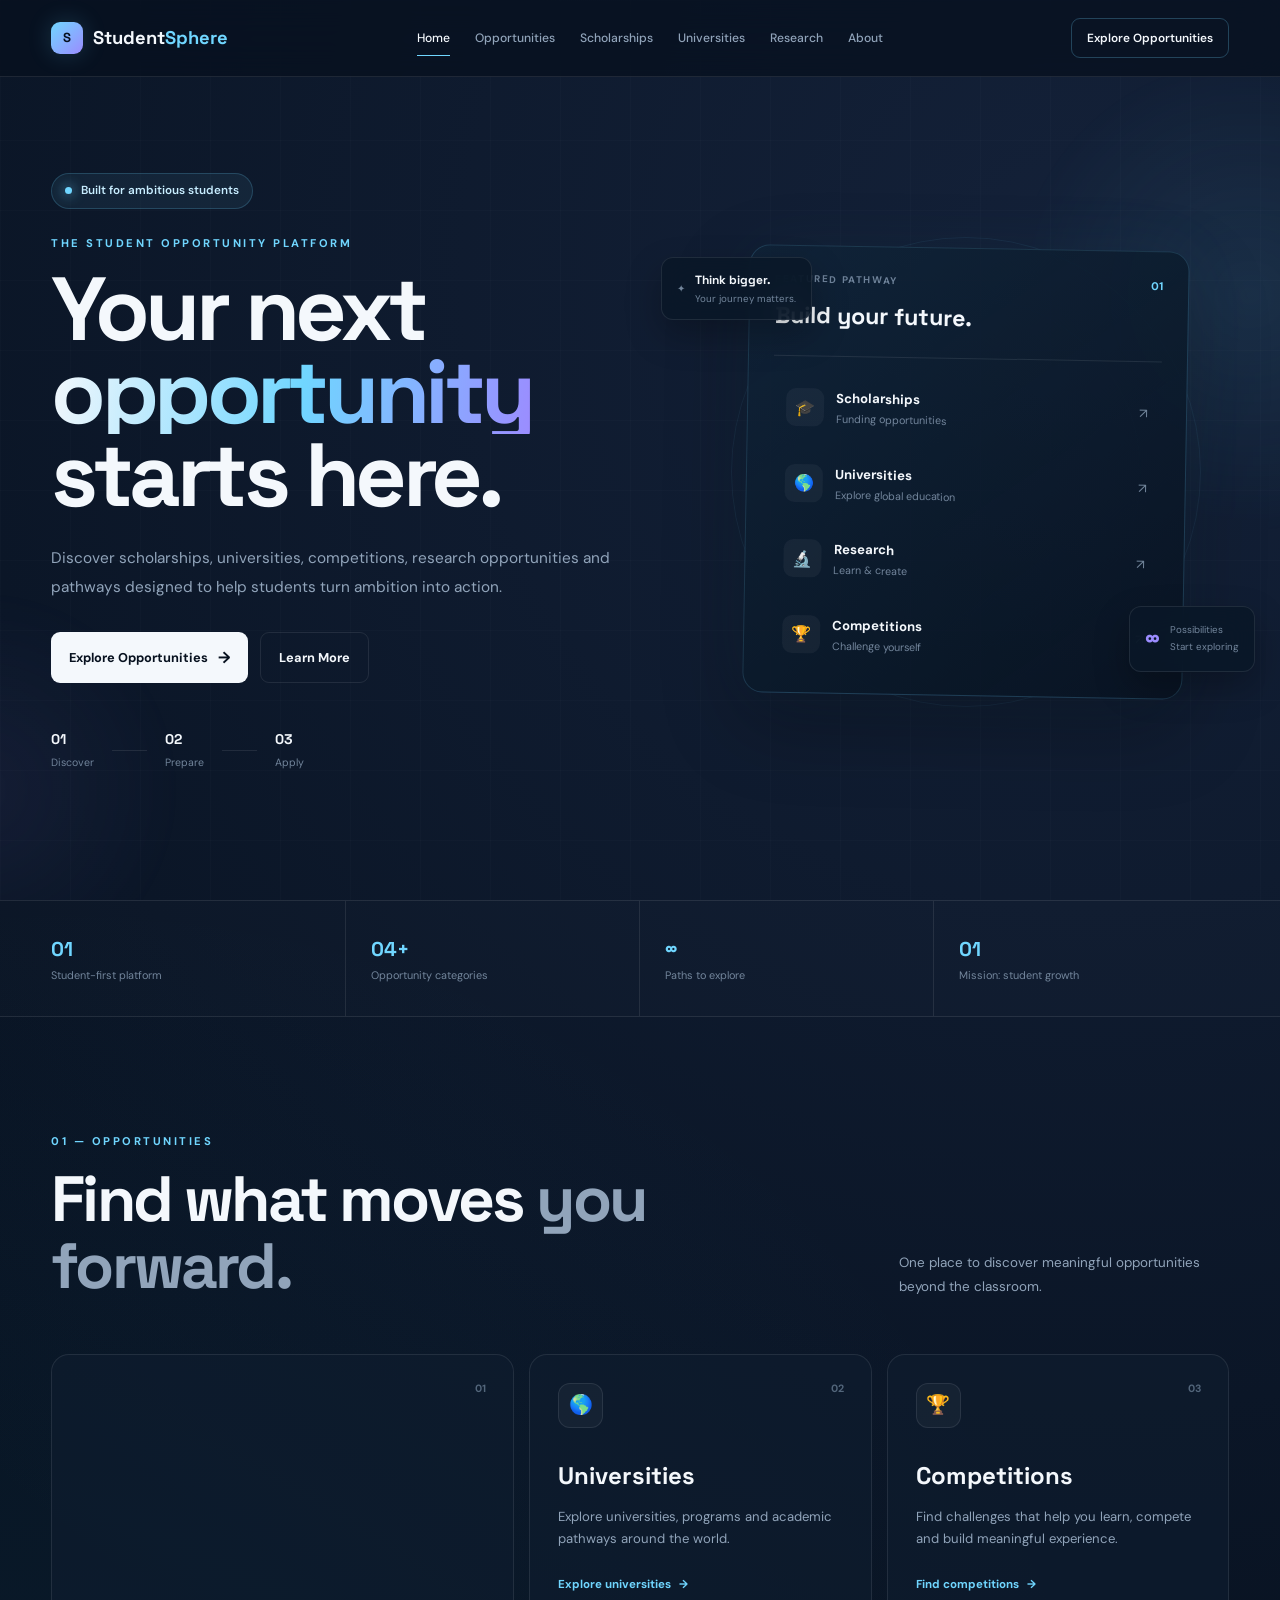
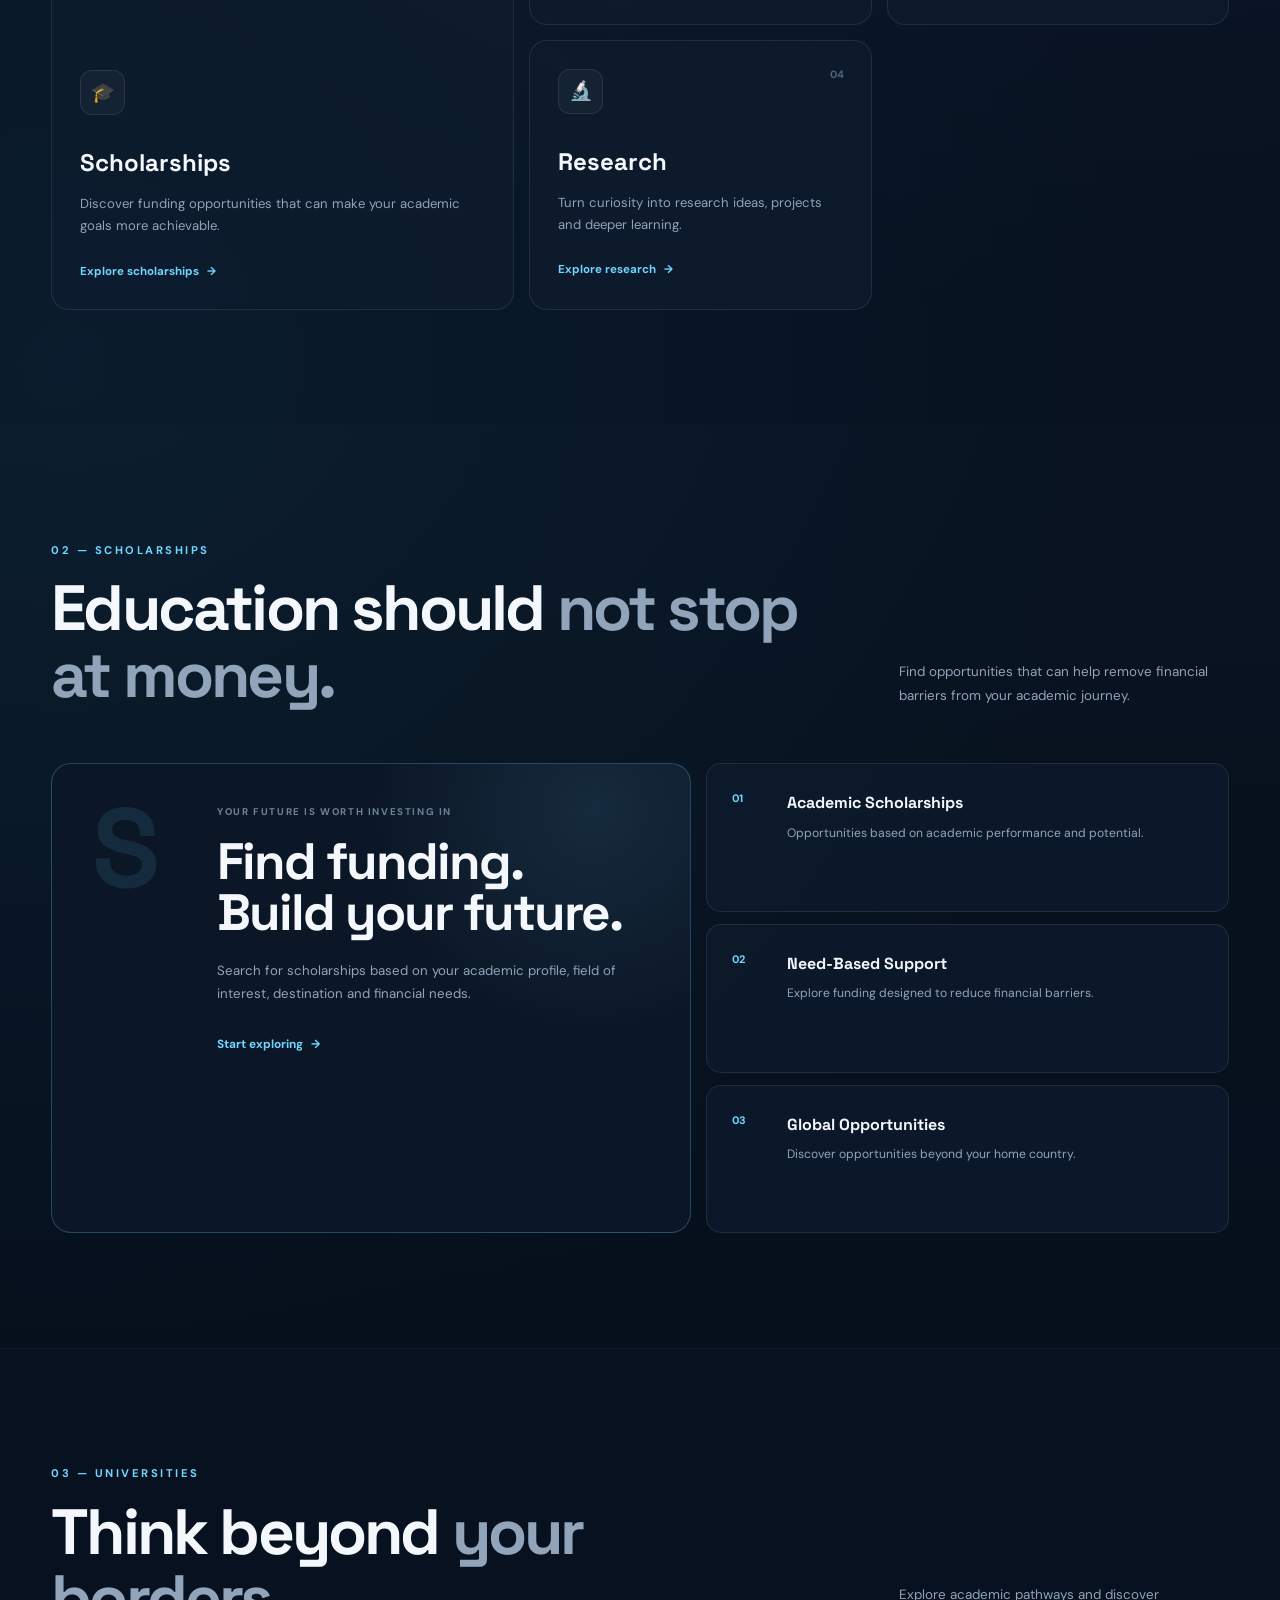
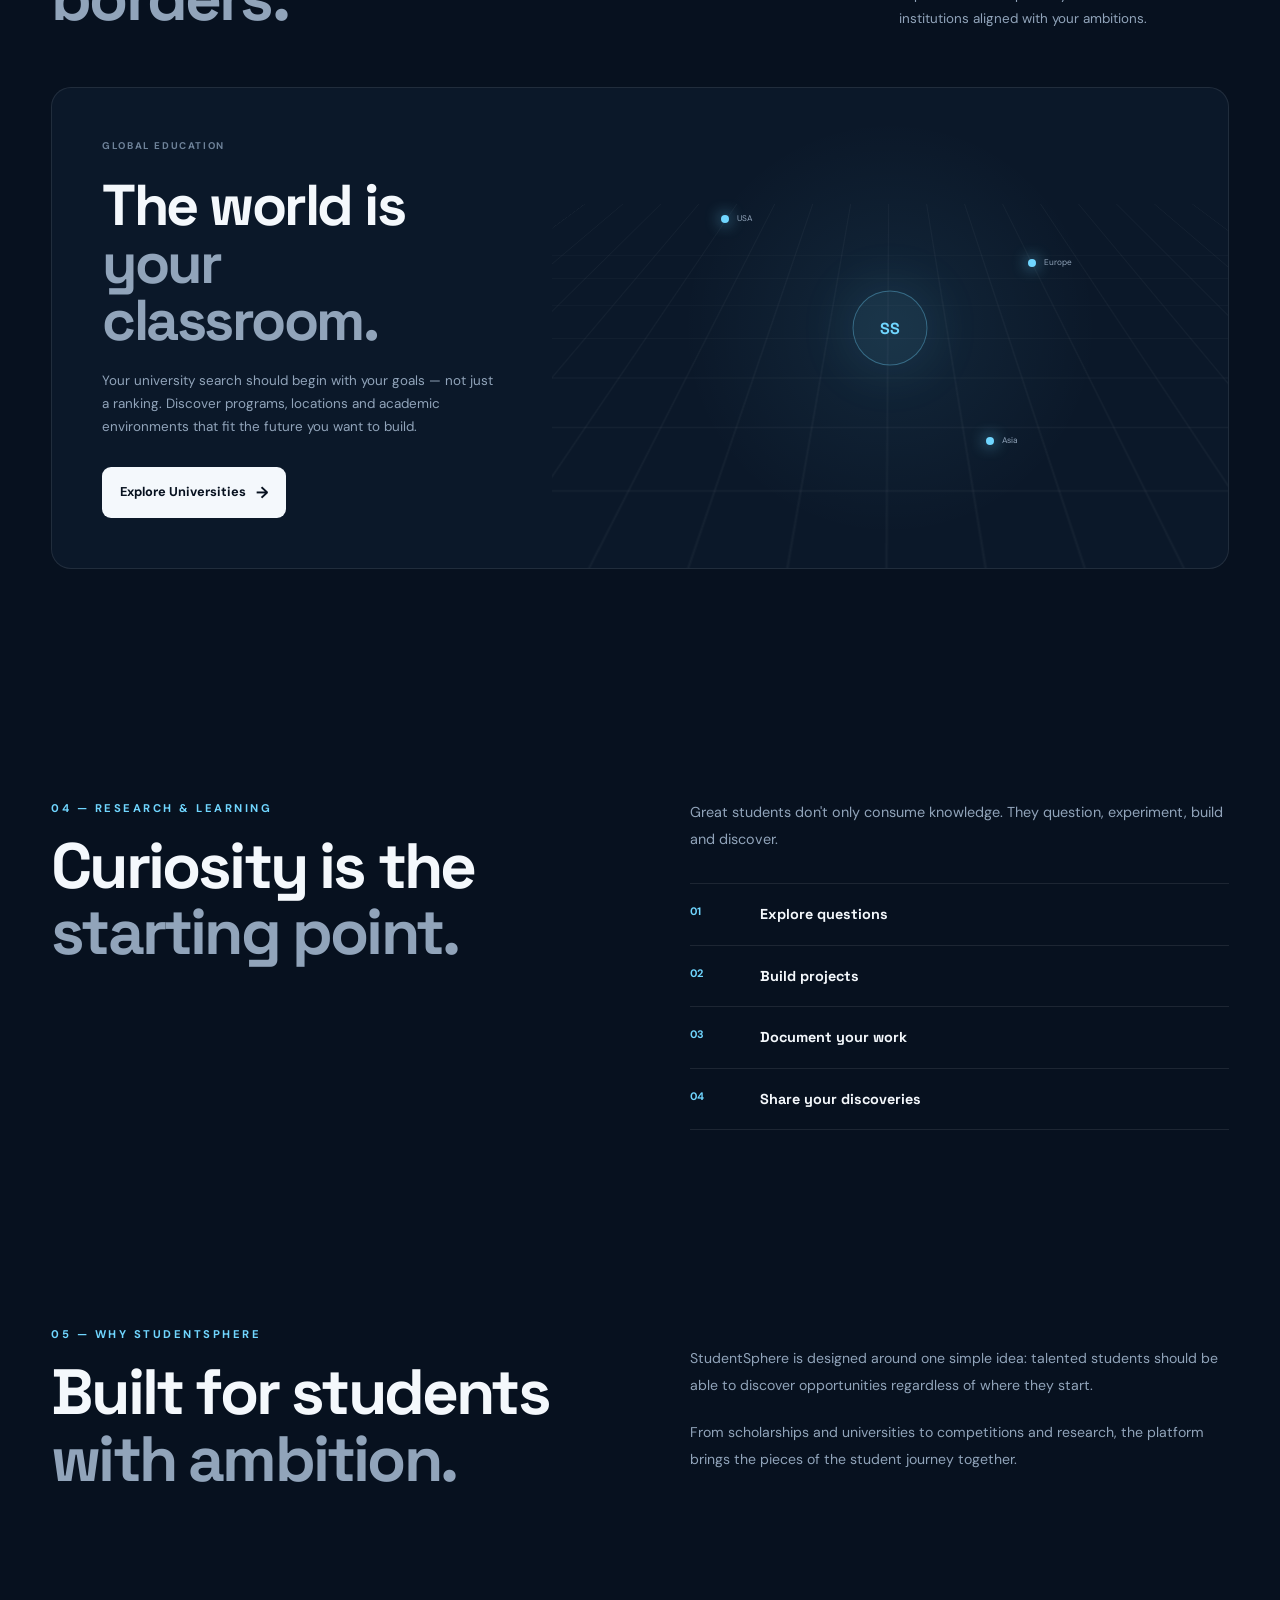
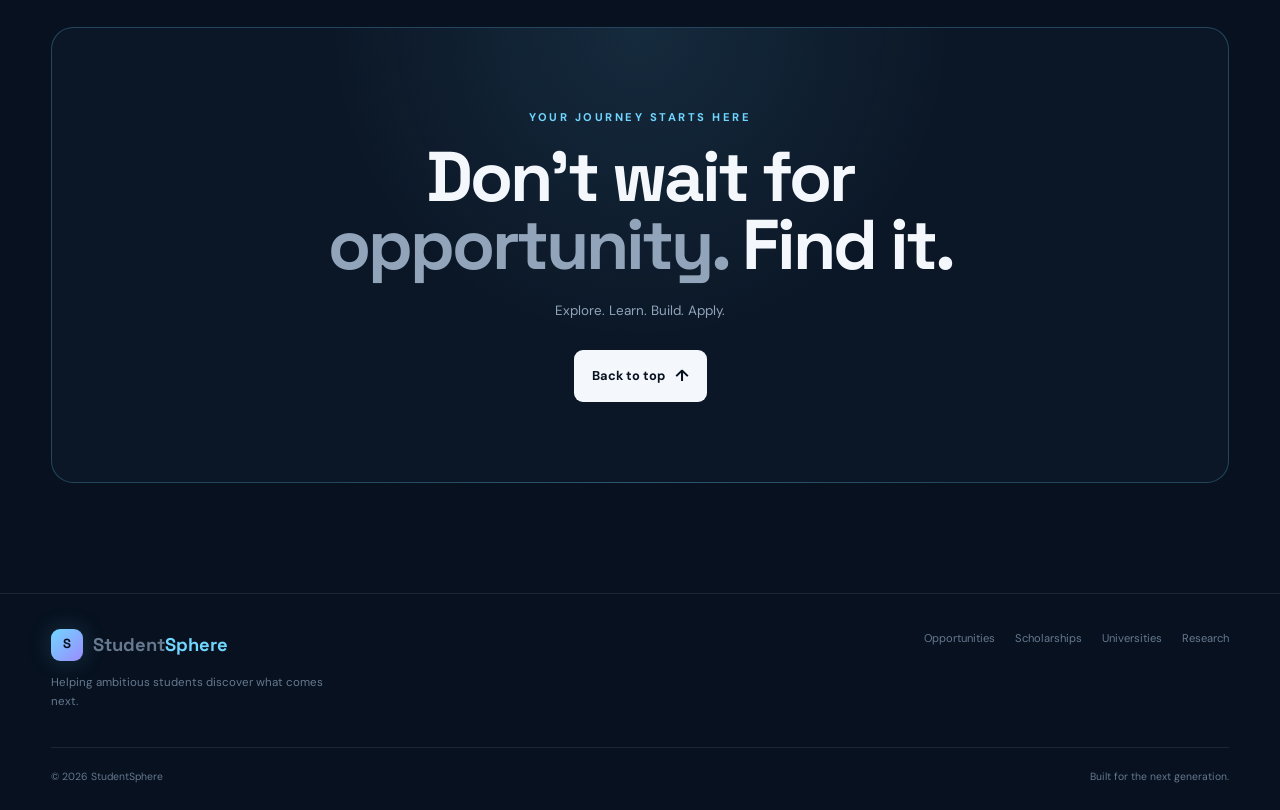
<file: index.html>
<!DOCTYPE html>
<html lang="en">
<head>
    <meta charset="UTF-8">
    <meta name="viewport" content="width=device-width, initial-scale=1.0">

    <title>StudentSphere — Discover Your Next Opportunity</title>

    <meta
        name="description"
        content="StudentSphere helps students discover scholarships, universities, competitions, research opportunities and pathways for their future."
    >

    <link rel="preconnect" href="https://fonts.googleapis.com">
    <link rel="preconnect" href="https://fonts.gstatic.com" crossorigin>

    <link
        href="https://fonts.googleapis.com/css2?family=DM+Sans:wght@400;500;600;700&family=Space+Grotesk:wght@500;600;700&display=swap"
        rel="stylesheet"
    >

    <link rel="stylesheet" href="style.css">
</head>

<body>

    <!-- ================= NAVIGATION ================= -->

    <header class="navbar">
        <div class="container nav-container">

            <a href="#home" class="brand">
                <span class="brand-mark">S</span>
                <span>Student<span class="brand-accent">Sphere</span></span>
            </a>

            <button
                class="menu-toggle"
                type="button"
                aria-label="Open navigation"
                aria-expanded="false"
            >
                <span></span>
                <span></span>
                <span></span>
            </button>

            <nav class="nav-links" aria-label="Main navigation">
                <a href="#home" class="active">Home</a>
                <a href="#opportunities">Opportunities</a>
                <a href="#scholarships">Scholarships</a>
                <a href="#universities">Universities</a>
                <a href="#research">Research</a>
                <a href="#about">About</a>
            </nav>

            <a href="#explore" class="nav-cta">
                Explore Opportunities
            </a>

        </div>
    </header>


    <main>

        <!-- ================= HERO ================= -->

        <section id="home" class="hero">

            <div class="hero-glow hero-glow-one"></div>
            <div class="hero-glow hero-glow-two"></div>

            <div class="container hero-container">

                <div class="hero-content">

                    <div class="status-pill">
                        <span class="status-dot"></span>
                        Built for ambitious students
                    </div>

                    <p class="eyebrow">
                        THE STUDENT OPPORTUNITY PLATFORM
                    </p>

                    <h1>
                        Your next
                        <span>opportunity</span>
                        starts here.
                    </h1>

                    <p class="hero-text">
                        Discover scholarships, universities, competitions,
                        research opportunities and pathways designed to help
                        students turn ambition into action.
                    </p>

                    <div class="hero-actions">

                        <a href="#explore" class="button button-primary">
                            Explore Opportunities
                            <span>→</span>
                        </a>

                        <a href="#about" class="button button-secondary">
                            Learn More
                        </a>

                    </div>

                    <div class="hero-proof">

                        <div class="proof-item">
                            <strong>01</strong>
                            <span>Discover</span>
                        </div>

                        <div class="proof-line"></div>

                        <div class="proof-item">
                            <strong>02</strong>
                            <span>Prepare</span>
                        </div>

                        <div class="proof-line"></div>

                        <div class="proof-item">
                            <strong>03</strong>
                            <span>Apply</span>
                        </div>

                    </div>

                </div>


                <!-- HERO VISUAL -->

                <div class="hero-visual">

                    <div class="orbit orbit-large"></div>
                    <div class="orbit orbit-small"></div>

                    <div class="opportunity-card main-card">

                        <div class="card-top">

                            <div>
                                <span class="mini-label">
                                    FEATURED PATHWAY
                                </span>

                                <h3>
                                    Build your future.
                                </h3>
                            </div>

                            <span class="card-number">01</span>

                        </div>

                        <div class="pathway-list">

                            <div class="pathway-item">
                                <div class="pathway-icon">🎓</div>

                                <div>
                                    <strong>Scholarships</strong>
                                    <span>Funding opportunities</span>
                                </div>

                                <span class="arrow">↗</span>
                            </div>

                            <div class="pathway-item">
                                <div class="pathway-icon">🌎</div>

                                <div>
                                    <strong>Universities</strong>
                                    <span>Explore global education</span>
                                </div>

                                <span class="arrow">↗</span>
                            </div>

                            <div class="pathway-item">
                                <div class="pathway-icon">🔬</div>

                                <div>
                                    <strong>Research</strong>
                                    <span>Learn & create</span>
                                </div>

                                <span class="arrow">↗</span>
                            </div>

                            <div class="pathway-item">
                                <div class="pathway-icon">🏆</div>

                                <div>
                                    <strong>Competitions</strong>
                                    <span>Challenge yourself</span>
                                </div>

                                <span class="arrow">↗</span>
                            </div>

                        </div>

                    </div>


                    <div class="floating-card floating-card-one">

                        <span class="floating-icon">✦</span>

                        <div>
                            <strong>Think bigger.</strong>
                            <small>Your journey matters.</small>
                        </div>

                    </div>


                    <div class="floating-card floating-card-two">

                        <strong>∞</strong>

                        <div>
                            <span>Possibilities</span>
                            <small>Start exploring</small>
                        </div>

                    </div>

                </div>

            </div>

        </section>


        <!-- ================= STATS ================= -->

        <section class="stats-section">

            <div class="container stats-grid">

                <div class="stat">
                    <strong>01</strong>
                    <span>Student-first platform</span>
                </div>

                <div class="stat">
                    <strong>04+</strong>
                    <span>Opportunity categories</span>
                </div>

                <div class="stat">
                    <strong>∞</strong>
                    <span>Paths to explore</span>
                </div>

                <div class="stat">
                    <strong>01</strong>
                    <span>Mission: student growth</span>
                </div>

            </div>

        </section>


        <!-- ================= OPPORTUNITIES ================= -->

        <section id="opportunities" class="section">

            <div class="container">

                <div class="section-heading">

                    <div>
                        <p class="eyebrow">01 — OPPORTUNITIES</p>

                        <h2>
                            Find what moves
                            <span>you forward.</span>
                        </h2>
                    </div>

                    <p class="section-description">
                        One place to discover meaningful opportunities
                        beyond the classroom.
                    </p>

                </div>


                <div class="opportunity-grid">

                    <article class="feature-card card-large">

                        <div class="feature-number">01</div>

                        <div class="feature-icon">🎓</div>

                        <h3>Scholarships</h3>

                        <p>
                            Discover funding opportunities that can make
                            your academic goals more achievable.
                        </p>

                        <a href="#scholarships">
                            Explore scholarships <span>→</span>
                        </a>

                    </article>


                    <article class="feature-card">

                        <div class="feature-number">02</div>

                        <div class="feature-icon">🌎</div>

                        <h3>Universities</h3>

                        <p>
                            Explore universities, programs and academic
                            pathways around the world.
                        </p>

                        <a href="#universities">
                            Explore universities <span>→</span>
                        </a>

                    </article>


                    <article class="feature-card">

                        <div class="feature-number">03</div>

                        <div class="feature-icon">🏆</div>

                        <h3>Competitions</h3>

                        <p>
                            Find challenges that help you learn, compete
                            and build meaningful experience.
                        </p>

                        <a href="#explore">
                            Find competitions <span>→</span>
                        </a>

                    </article>


                    <article class="feature-card">

                        <div class="feature-number">04</div>

                        <div class="feature-icon">🔬</div>

                        <h3>Research</h3>

                        <p>
                            Turn curiosity into research ideas, projects
                            and deeper learning.
                        </p>

                        <a href="#research">
                            Explore research <span>→</span>
                        </a>

                    </article>

                </div>

            </div>

        </section>


        <!-- ================= SCHOLARSHIPS ================= -->

        <section id="scholarships" class="section dark-section">

            <div class="container">

                <div class="section-heading">

                    <div>
                        <p class="eyebrow">02 — SCHOLARSHIPS</p>

                        <h2>
                            Education should
                            <span>not stop at money.</span>
                        </h2>
                    </div>

                    <p class="section-description">
                        Find opportunities that can help remove financial
                        barriers from your academic journey.
                    </p>

                </div>


                <div class="scholarship-layout">

                    <div class="scholarship-feature">

                        <span class="large-symbol">S</span>

                        <div>
                            <p class="mini-label">
                                YOUR FUTURE IS WORTH INVESTING IN
                            </p>

                            <h3>
                                Find funding.<br>
                                Build your future.
                            </h3>

                            <p>
                                Search for scholarships based on your
                                academic profile, field of interest,
                                destination and financial needs.
                            </p>

                            <a href="#explore" class="text-link">
                                Start exploring <span>→</span>
                            </a>
                        </div>

                    </div>


                    <div class="scholarship-points">

                        <div class="point">
                            <span>01</span>

                            <div>
                                <strong>Academic Scholarships</strong>
                                <p>
                                    Opportunities based on academic
                                    performance and potential.
                                </p>
                            </div>
                        </div>

                        <div class="point">
                            <span>02</span>

                            <div>
                                <strong>Need-Based Support</strong>
                                <p>
                                    Explore funding designed to reduce
                                    financial barriers.
                                </p>
                            </div>
                        </div>

                        <div class="point">
                            <span>03</span>

                            <div>
                                <strong>Global Opportunities</strong>
                                <p>
                                    Discover opportunities beyond your
                                    home country.
                                </p>
                            </div>
                        </div>

                    </div>

                </div>

            </div>

        </section>


        <!-- ================= UNIVERSITIES ================= -->

        <section id="universities" class="section">

            <div class="container">

                <div class="section-heading">

                    <div>
                        <p class="eyebrow">03 — UNIVERSITIES</p>

                        <h2>
                            Think beyond
                            <span>your borders.</span>
                        </h2>
                    </div>

                    <p class="section-description">
                        Explore academic pathways and discover institutions
                        aligned with your ambitions.
                    </p>

                </div>


                <div class="university-panel">

                    <div class="university-copy">

                        <span class="mini-label">
                            GLOBAL EDUCATION
                        </span>

                        <h3>
                            The world is
                            <span>your classroom.</span>
                        </h3>

                        <p>
                            Your university search should begin with your
                            goals — not just a ranking. Discover programs,
                            locations and academic environments that fit
                            the future you want to build.
                        </p>

                        <a href="#explore" class="button button-primary">
                            Explore Universities
                            <span>→</span>
                        </a>

                    </div>


                    <div class="university-map">

                        <div class="map-grid"></div>

                        <div class="map-point point-one">
                            <span></span>
                            <small>USA</small>
                        </div>

                        <div class="map-point point-two">
                            <span></span>
                            <small>Europe</small>
                        </div>

                        <div class="map-point point-three">
                            <span></span>
                            <small>Asia</small>
                        </div>

                        <div class="map-center">
                            <span>SS</span>
                        </div>

                    </div>

                </div>

            </div>

        </section>


        <!-- ================= RESEARCH ================= -->

        <section id="research" class="section">

            <div class="container">

                <div class="research-grid">

                    <div>

                        <p class="eyebrow">
                            04 — RESEARCH & LEARNING
                        </p>

                        <h2>
                            Curiosity is the
                            <span>starting point.</span>
                        </h2>

                    </div>

                    <div class="research-content">

                        <p>
                            Great students don't only consume knowledge.
                            They question, experiment, build and discover.
                        </p>

                        <div class="research-list">

                            <div>
                                <span>01</span>
                                <strong>Explore questions</strong>
                            </div>

                            <div>
                                <span>02</span>
                                <strong>Build projects</strong>
                            </div>

                            <div>
                                <span>03</span>
                                <strong>Document your work</strong>
                            </div>

                            <div>
                                <span>04</span>
                                <strong>Share your discoveries</strong>
                            </div>

                        </div>

                    </div>

                </div>

            </div>

        </section>


        <!-- ================= ABOUT ================= -->

        <section id="about" class="section about-section">

            <div class="container about-grid">

                <div>

                    <p class="eyebrow">
                        05 — WHY STUDENTSPHERE
                    </p>

                    <h2>
                        Built for students
                        <span>with ambition.</span>
                    </h2>

                </div>

                <div class="about-copy">

                    <p>
                        StudentSphere is designed around one simple idea:
                        talented students should be able to discover
                        opportunities regardless of where they start.
                    </p>

                    <p>
                        From scholarships and universities to competitions
                        and research, the platform brings the pieces of
                        the student journey together.
                    </p>

                </div>

            </div>

        </section>


        <!-- ================= CTA ================= -->

        <section id="explore" class="cta-section">

            <div class="container">

                <div class="cta-card">

                    <p class="eyebrow">
                        YOUR JOURNEY STARTS HERE
                    </p>

                    <h2>
                        Don't wait for
                        <span>opportunity.</span>
                        Find it.
                    </h2>

                    <p>
                        Explore. Learn. Build. Apply.
                    </p>

                    <a href="#home" class="button button-light">
                        Back to top
                        <span>↑</span>
                    </a>

                </div>

            </div>

        </section>

    </main>


    <!-- ================= FOOTER ================= -->

    <footer>

        <div class="container footer-grid">

            <div>

                <a href="#home" class="brand">
                    <span class="brand-mark">S</span>
                    <span>Student<span class="brand-accent">Sphere</span></span>
                </a>

                <p>
                    Helping ambitious students discover
                    what comes next.
                </p>

            </div>

            <div class="footer-links">

                <a href="#opportunities">Opportunities</a>
                <a href="#scholarships">Scholarships</a>
                <a href="#universities">Universities</a>
                <a href="#research">Research</a>

            </div>

        </div>

        <div class="container footer-bottom">

            <span>
                © <span id="year">2026</span> StudentSphere
            </span>

            <span>
                Built for the next generation.
            </span>

        </div>

    </footer>


    <script src="script.js"></script>

</body>
</html>
</file>
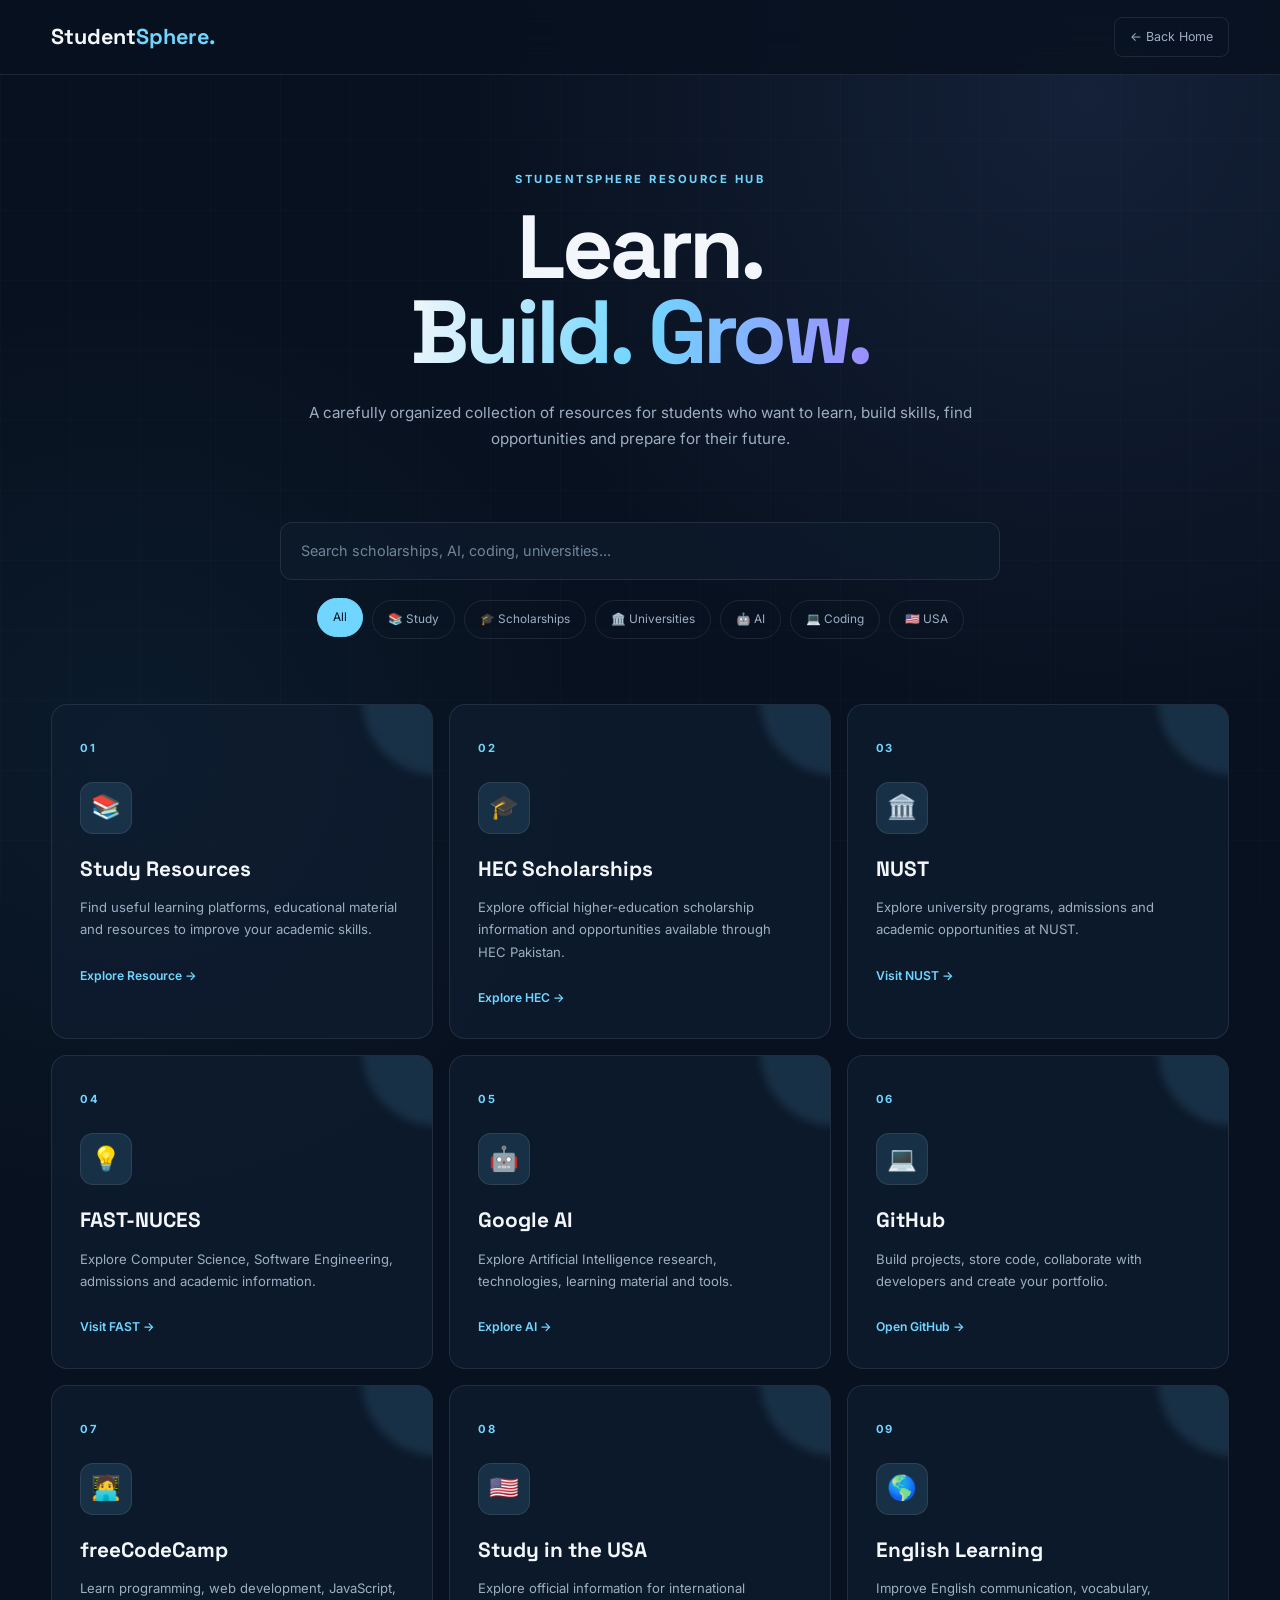
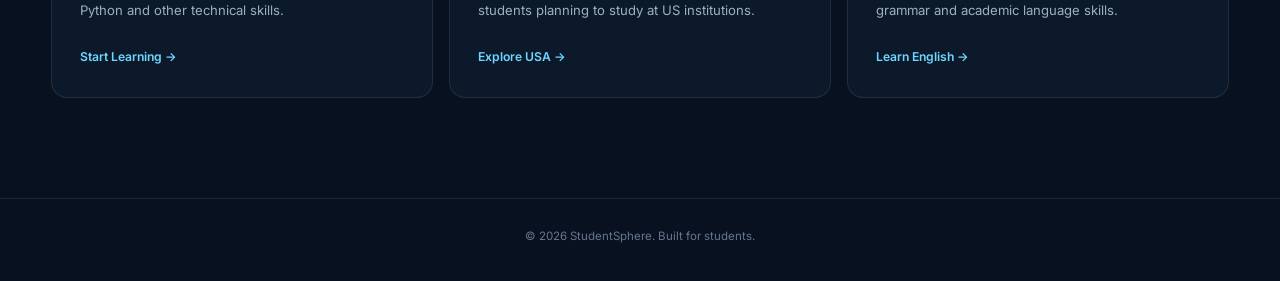
<file: resources.html>
<!DOCTYPE html>
<html lang="en">
<head>
    <meta charset="UTF-8">
    <meta name="viewport" content="width=device-width, initial-scale=1.0">

    <title>Resources | StudentSphere</title>

    <meta
        name="description"
        content="StudentSphere Resources — scholarships, universities, AI, coding, study and career resources for students."
    >

    <style>
        @import url('https://fonts.googleapis.com/css2?family=Inter:wght@400;500;600;700&family=Space+Grotesk:wght@500;600;700&display=swap');

        :root {
            --bg: #08111f;
            --bg2: #0d1a2b;
            --card: rgba(15, 29, 48, 0.78);
            --text: #f3f7fb;
            --muted: #9eafc3;
            --line: rgba(255,255,255,.09);
            --accent: #70d6ff;
            --accent-soft: rgba(112,214,255,.12);
            --purple: #9d8cff;
            --green: #7fe0b2;
            --max: 1180px;
        }

        * {
            margin: 0;
            padding: 0;
            box-sizing: border-box;
        }

        html {
            scroll-behavior: smooth;
        }

        body {
            background:
                radial-gradient(
                    circle at 85% 5%,
                    rgba(75,104,170,.18),
                    transparent 30%
                ),
                radial-gradient(
                    circle at 10% 40%,
                    rgba(45,145,190,.08),
                    transparent 28%
                ),
                var(--bg);

            color: var(--text);
            font-family: 'Inter', sans-serif;
            line-height: 1.7;
            min-height: 100vh;
        }

        body::before {
            content: "";
            position: fixed;
            inset: 0;
            z-index: -1;
            pointer-events: none;

            background-image:
                linear-gradient(
                    rgba(255,255,255,.015) 1px,
                    transparent 1px
                ),
                linear-gradient(
                    90deg,
                    rgba(255,255,255,.015) 1px,
                    transparent 1px
                );

            background-size: 70px 70px;
        }

        a {
            color: inherit;
            text-decoration: none;
        }

        button,
        input {
            font: inherit;
        }

        .container {
            width: min(92%, var(--max));
            margin: auto;
        }

        /* =========================
           NAVBAR
        ========================= */

        .navbar {
            position: sticky;
            top: 0;
            z-index: 1000;

            background: rgba(8,17,31,.84);
            backdrop-filter: blur(18px);

            border-bottom: 1px solid var(--line);
        }

        .nav-container {
            min-height: 74px;

            display: flex;
            align-items: center;
            justify-content: space-between;
        }

        .logo {
            font-family: 'Space Grotesk', sans-serif;
            font-size: 1.35rem;
            font-weight: 700;
        }

        .logo span {
            color: var(--accent);
        }

        .back-btn {
            border: 1px solid var(--line);
            border-radius: 8px;

            padding: 8px 15px;

            color: var(--muted);
            font-size: .78rem;

            transition: .25s ease;
        }

        .back-btn:hover {
            color: var(--accent);
            border-color: var(--accent);
            transform: translateY(-2px);
        }

        /* =========================
           HERO
        ========================= */

        .hero {
            padding: 95px 0 55px;
            text-align: center;
        }

        .eyebrow {
            color: var(--accent);

            font-size: .7rem;
            font-weight: 700;
            letter-spacing: 2.5px;

            margin-bottom: 16px;
        }

        .hero h1 {
            font-family: 'Space Grotesk', sans-serif;

            font-size: clamp(3.2rem, 7vw, 6rem);
            line-height: .95;

            letter-spacing: -4px;

            margin-bottom: 25px;
        }

        .hero h1 span {
            background:
                linear-gradient(
                    100deg,
                    #f3f7fb,
                    #70d6ff,
                    #9d8cff
                );

            -webkit-background-clip: text;
            background-clip: text;

            color: transparent;
        }

        .hero-description {
            max-width: 700px;
            margin: auto;

            color: var(--muted);
            font-size: .95rem;
        }

        /* =========================
           SEARCH
        ========================= */

        .search-section {
            padding: 15px 0 30px;
        }

        .search-box {
            max-width: 720px;
            margin: auto;
        }

        .search-box input {
            width: 100%;

            padding: 16px 20px;

            border: 1px solid var(--line);
            border-radius: 12px;

            outline: none;

            background: rgba(13,26,43,.85);
            color: var(--text);

            font-size: .9rem;

            transition: .25s ease;
        }

        .search-box input::placeholder {
            color: #71849a;
        }

        .search-box input:focus {
            border-color: rgba(112,214,255,.5);

            box-shadow:
                0 0 30px rgba(112,214,255,.07);
        }

        /* =========================
           FILTERS
        ========================= */

        .filters {
            display: flex;
            justify-content: center;
            flex-wrap: wrap;

            gap: 9px;

            margin-top: 20px;
        }

        .filter-btn {
            border: 1px solid var(--line);
            border-radius: 50px;

            padding: 8px 15px;

            background: transparent;
            color: var(--muted);

            cursor: pointer;

            font-size: .74rem;

            transition: .25s ease;
        }

        .filter-btn:hover,
        .filter-btn.active {
            background: var(--accent);
            border-color: var(--accent);

            color: #07111f;

            transform: translateY(-2px);
        }

        /* =========================
           RESOURCE GRID
        ========================= */

        .resources-section {
            padding: 35px 0 100px;
        }

        .resource-grid {
            display: grid;

            grid-template-columns:
                repeat(3, 1fr);

            gap: 16px;
        }

        .resource-card {
            position: relative;

            min-height: 285px;

            padding: 28px;

            border: 1px solid var(--line);
            border-radius: 16px;

            background: var(--card);

            overflow: hidden;

            transition:
                transform .3s ease,
                border-color .3s ease,
                box-shadow .3s ease;
        }

        .resource-card::before {
            content: "";

            position: absolute;

            width: 150px;
            height: 150px;

            right: -80px;
            top: -80px;

            border-radius: 50%;

            background: var(--accent-soft);

            filter: blur(4px);
        }

        .resource-card:hover {
            transform: translateY(-7px);

            border-color:
                rgba(112,214,255,.32);

            box-shadow:
                0 25px 60px rgba(0,0,0,.2);
        }

        .resource-number {
            position: relative;

            color: var(--accent);

            font-size: .7rem;
            font-weight: 700;

            letter-spacing: 1.5px;
        }

        .resource-icon {
            position: relative;

            width: 52px;
            height: 52px;

            display: flex;
            align-items: center;
            justify-content: center;

            margin: 22px 0 18px;

            border: 1px solid var(--line);
            border-radius: 13px;

            background: var(--accent-soft);

            font-size: 1.5rem;
        }

        .resource-card h2 {
            position: relative;

            font-family: 'Space Grotesk', sans-serif;

            font-size: 1.3rem;

            margin-bottom: 9px;
        }

        .resource-card p {
            position: relative;

            color: var(--muted);

            font-size: .82rem;

            line-height: 1.7;

            margin-bottom: 20px;
        }

        .resource-link {
            position: relative;

            color: var(--accent);

            font-size: .76rem;
            font-weight: 600;

            transition: .2s ease;
        }

        .resource-link:hover {
            letter-spacing: .3px;
        }

        /* =========================
           EMPTY RESULT
        ========================= */

        .no-results {
            text-align: center;

            padding: 70px 20px;

            color: var(--muted);
        }

        .no-results h2 {
            color: var(--text);

            font-family: 'Space Grotesk', sans-serif;

            margin-bottom: 8px;
        }

        /* =========================
           FOOTER
        ========================= */

        footer {
            border-top: 1px solid var(--line);

            padding: 28px 0 35px;

            text-align: center;

            color: #65778d;

            font-size: .72rem;
        }

        /* =========================
           MOBILE
        ========================= */

        @media (max-width: 900px) {

            .resource-grid {
                grid-template-columns: repeat(2, 1fr);
            }

        }

        @media (max-width: 600px) {

            .hero {
                padding: 70px 0 45px;
            }

            .hero h1 {
                letter-spacing: -2.5px;
            }

            .resource-grid {
                grid-template-columns: 1fr;
            }

            .resource-card {
                min-height: auto;
            }

            .back-btn {
                font-size: .7rem;
                padding: 7px 11px;
            }

        }
    </style>
</head>

<body>

    <!-- =========================
         NAVBAR
    ========================= -->

    <header class="navbar">

        <div class="container nav-container">

            <a href="index.html" class="logo">
                Student<span>Sphere.</span>
            </a>

            <a href="index.html" class="back-btn">
                ← Back Home
            </a>

        </div>

    </header>


    <!-- =========================
         MAIN
    ========================= -->

    <main>

        <!-- HERO -->

        <section class="hero">

            <div class="container">

                <p class="eyebrow">
                    STUDENTSPHERE RESOURCE HUB
                </p>

                <h1>
                    Learn.<br>
                    <span>Build. Grow.</span>
                </h1>

                <p class="hero-description">
                    A carefully organized collection of resources
                    for students who want to learn, build skills,
                    find opportunities and prepare for their future.
                </p>

            </div>

        </section>


        <!-- SEARCH -->

        <section class="search-section">

            <div class="container">

                <div class="search-box">

                    <input
                        type="search"
                        id="searchInput"
                        placeholder="Search scholarships, AI, coding, universities..."
                        autocomplete="off"
                    >

                </div>


                <!-- FILTER BUTTONS -->

                <div class="filters">

                    <button
                        class="filter-btn active"
                        data-category="all"
                    >
                        All
                    </button>

                    <button
                        class="filter-btn"
                        data-category="study"
                    >
                        📚 Study
                    </button>

                    <button
                        class="filter-btn"
                        data-category="scholarship"
                    >
                        🎓 Scholarships
                    </button>

                    <button
                        class="filter-btn"
                        data-category="university"
                    >
                        🏛️ Universities
                    </button>

                    <button
                        class="filter-btn"
                        data-category="ai"
                    >
                        🤖 AI
                    </button>

                    <button
                        class="filter-btn"
                        data-category="coding"
                    >
                        💻 Coding
                    </button>

                    <button
                        class="filter-btn"
                        data-category="usa"
                    >
                        🇺🇸 USA
                    </button>

                </div>

            </div>

        </section>


        <!-- RESOURCES -->

        <section class="resources-section">

            <div class="container">

                <div
                    class="resource-grid"
                    id="resourceGrid"
                >


                    <!-- 01 -->

                    <article
                        class="resource-card"
                        data-category="study"
                        data-search="study learning education courses academic"
                    >

                        <span class="resource-number">
                            01
                        </span>

                        <div class="resource-icon">
                            📚
                        </div>

                        <h2>
                            Study Resources
                        </h2>

                        <p>
                            Find useful learning platforms,
                            educational material and resources
                            to improve your academic skills.
                        </p>

                        <a
                            href="https://www.khanacademy.org/"
                            target="_blank"
                            rel="noopener noreferrer"
                            class="resource-link"
                        >
                            Explore Resource →
                        </a>

                    </article>


                    <!-- 02 -->

                    <article
                        class="resource-card"
                        data-category="scholarship"
                        data-search="scholarship financial aid HEC Pakistan student funding"
                    >

                        <span class="resource-number">
                            02
                        </span>

                        <div class="resource-icon">
                            🎓
                        </div>

                        <h2>
                            HEC Scholarships
                        </h2>

                        <p>
                            Explore official higher-education
                            scholarship information and opportunities
                            available through HEC Pakistan.
                        </p>

                        <a
                            href="https://hec.gov.pk/"
                            target="_blank"
                            rel="noopener noreferrer"
                            class="resource-link"
                        >
                            Explore HEC →
                        </a>

                    </article>


                    <!-- 03 -->

                    <article
                        class="resource-card"
                        data-category="university"
                        data-search="NUST university Pakistan admission computer science"
                    >

                        <span class="resource-number">
                            03
                        </span>

                        <div class="resource-icon">
                            🏛️
                        </div>

                        <h2>
                            NUST
                        </h2>

                        <p>
                            Explore university programs, admissions
                            and academic opportunities at NUST.
                        </p>

                        <a
                            href="https://nust.edu.pk/"
                            target="_blank"
                            rel="noopener noreferrer"
                            class="resource-link"
                        >
                            Visit NUST →
                        </a>

                    </article>


                    <!-- 04 -->

                    <article
                        class="resource-card"
                        data-category="university"
                        data-search="FAST NUCES university Pakistan CS software engineering"
                    >

                        <span class="resource-number">
                            04
                        </span>

                        <div class="resource-icon">
                            💡
                        </div>

                        <h2>
                            FAST-NUCES
                        </h2>

                        <p>
                            Explore Computer Science, Software Engineering,
                            admissions and academic information.
                        </p>

                        <a
                            href="https://nu.edu.pk/"
                            target="_blank"
                            rel="noopener noreferrer"
                            class="resource-link"
                        >
                            Visit FAST →
                        </a>

                    </article>


                    <!-- 05 -->

                    <article
                        class="resource-card"
                        data-category="ai"
                        data-search="AI artificial intelligence machine learning research tools"
                    >

                        <span class="resource-number">
                            05
                        </span>

                        <div class="resource-icon">
                            🤖
                        </div>

                        <h2>
                            Google AI
                        </h2>

                        <p>
                            Explore Artificial Intelligence research,
                            technologies, learning material and tools.
                        </p>

                        <a
                            href="https://ai.google/"
                            target="_blank"
                            rel="noopener noreferrer"
                            class="resource-link"
                        >
                            Explore AI →
                        </a>

                    </article>


                    <!-- 06 -->

                    <article
                        class="resource-card"
                        data-category="coding"
                        data-search="GitHub coding programming software development projects"
                    >

                        <span class="resource-number">
                            06
                        </span>

                        <div class="resource-icon">
                            💻
                        </div>

                        <h2>
                            GitHub
                        </h2>

                        <p>
                            Build projects, store code, collaborate
                            with developers and create your portfolio.
                        </p>

                        <a
                            href="https://github.com/"
                            target="_blank"
                            rel="noopener noreferrer"
                            class="resource-link"
                        >
                            Open GitHub →
                        </a>

                    </article>


                    <!-- 07 -->

                    <article
                        class="resource-card"
                        data-category="coding"
                        data-search="freeCodeCamp programming web development JavaScript Python coding"
                    >

                        <span class="resource-number">
                            07
                        </span>

                        <div class="resource-icon">
                            🧑‍💻
                        </div>

                        <h2>
                            freeCodeCamp
                        </h2>

                        <p>
                            Learn programming, web development,
                            JavaScript, Python and other technical skills.
                        </p>

                        <a
                            href="https://www.freecodecamp.org/"
                            target="_blank"
                            rel="noopener noreferrer"
                            class="resource-link"
                        >
                            Start Learning →
                        </a>

                    </article>


                    <!-- 08 -->

                    <article
                        class="resource-card"
                        data-category="usa"
                        data-search="USA university international student admissions study abroad America"
                    >

                        <span class="resource-number">
                            08
                        </span>

                        <div class="resource-icon">
                            🇺🇸
                        </div>

                        <h2>
                            Study in the USA
                        </h2>

                        <p>
                            Explore official information for international
                            students planning to study at US institutions.
                        </p>

                        <a
                            href="https://educationusa.state.gov/"
                            target="_blank"
                            rel="noopener noreferrer"
                            class="resource-link"
                        >
                            Explore USA →
                        </a>

                    </article>


                    <!-- 09 -->

                    <article
                        class="resource-card"
                        data-category="study"
                        data-search="English learning language student test preparation"
                    >

                        <span class="resource-number">
                            09
                        </span>

                        <div class="resource-icon">
                            🌎
                        </div>

                        <h2>
                            English Learning
                        </h2>

                        <p>
                            Improve English communication, vocabulary,
                            grammar and academic language skills.
                        </p>

                        <a
                            href="https://learnenglish.britishcouncil.org/"
                            target="_blank"
                            rel="noopener noreferrer"
                            class="resource-link"
                        >
                            Learn English →
                        </a>

                    </article>


                </div>


                <!-- NO RESULTS -->

                <div
                    class="no-results"
                    id="noResults"
                    style="display: none;"
                >

                    <h2>
                        No resources found
                    </h2>

                    <p>
                        Try another keyword or select a different category.
                    </p>

                </div>

            </div>

        </section>

    </main>


    <!-- FOOTER -->

    <footer>

        <div class="container">

            <p>
                © 2026 StudentSphere.
                Built for students.
            </p>

        </div>

    </footer>


    <!-- =========================
         SEARCH & FILTER JAVASCRIPT
    ========================= -->

    <script>

        const searchInput =
            document.getElementById("searchInput");

        const resourceCards =
            document.querySelectorAll(".resource-card");

        const filterButtons =
            document.querySelectorAll(".filter-btn");

        const noResults =
            document.getElementById("noResults");

        let activeCategory = "all";


        function updateResources() {

            const searchTerm =
                searchInput.value
                    .toLowerCase()
                    .trim();

            let visibleCards = 0;


            resourceCards.forEach(card => {

                const category =
                    card.dataset.category;

                const searchableText =
                    (
                        card.dataset.search +
                        " " +
                        card.textContent
                    ).toLowerCase();


                const categoryMatch =
                    activeCategory === "all" ||
                    category === activeCategory;


                const searchMatch =
                    searchTerm === "" ||
                    searchableText.includes(searchTerm);


                if (categoryMatch && searchMatch) {

                    card.style.display = "block";

                    visibleCards++;

                } else {

                    card.style.display = "none";

                }

            });


            if (visibleCards === 0) {

                noResults.style.display = "block";

            } else {

                noResults.style.display = "none";

            }

        }


        searchInput.addEventListener(
            "input",
            updateResources
        );


        filterButtons.forEach(button => {

            button.addEventListener(
                "click",
                () => {

                    filterButtons.forEach(btn => {
                        btn.classList.remove("active");
                    });


                    button.classList.add("active");


                    activeCategory =
                        button.dataset.category;


                    updateResources();

                }
            );

        });

    </script>

</body>
</html>
</file>
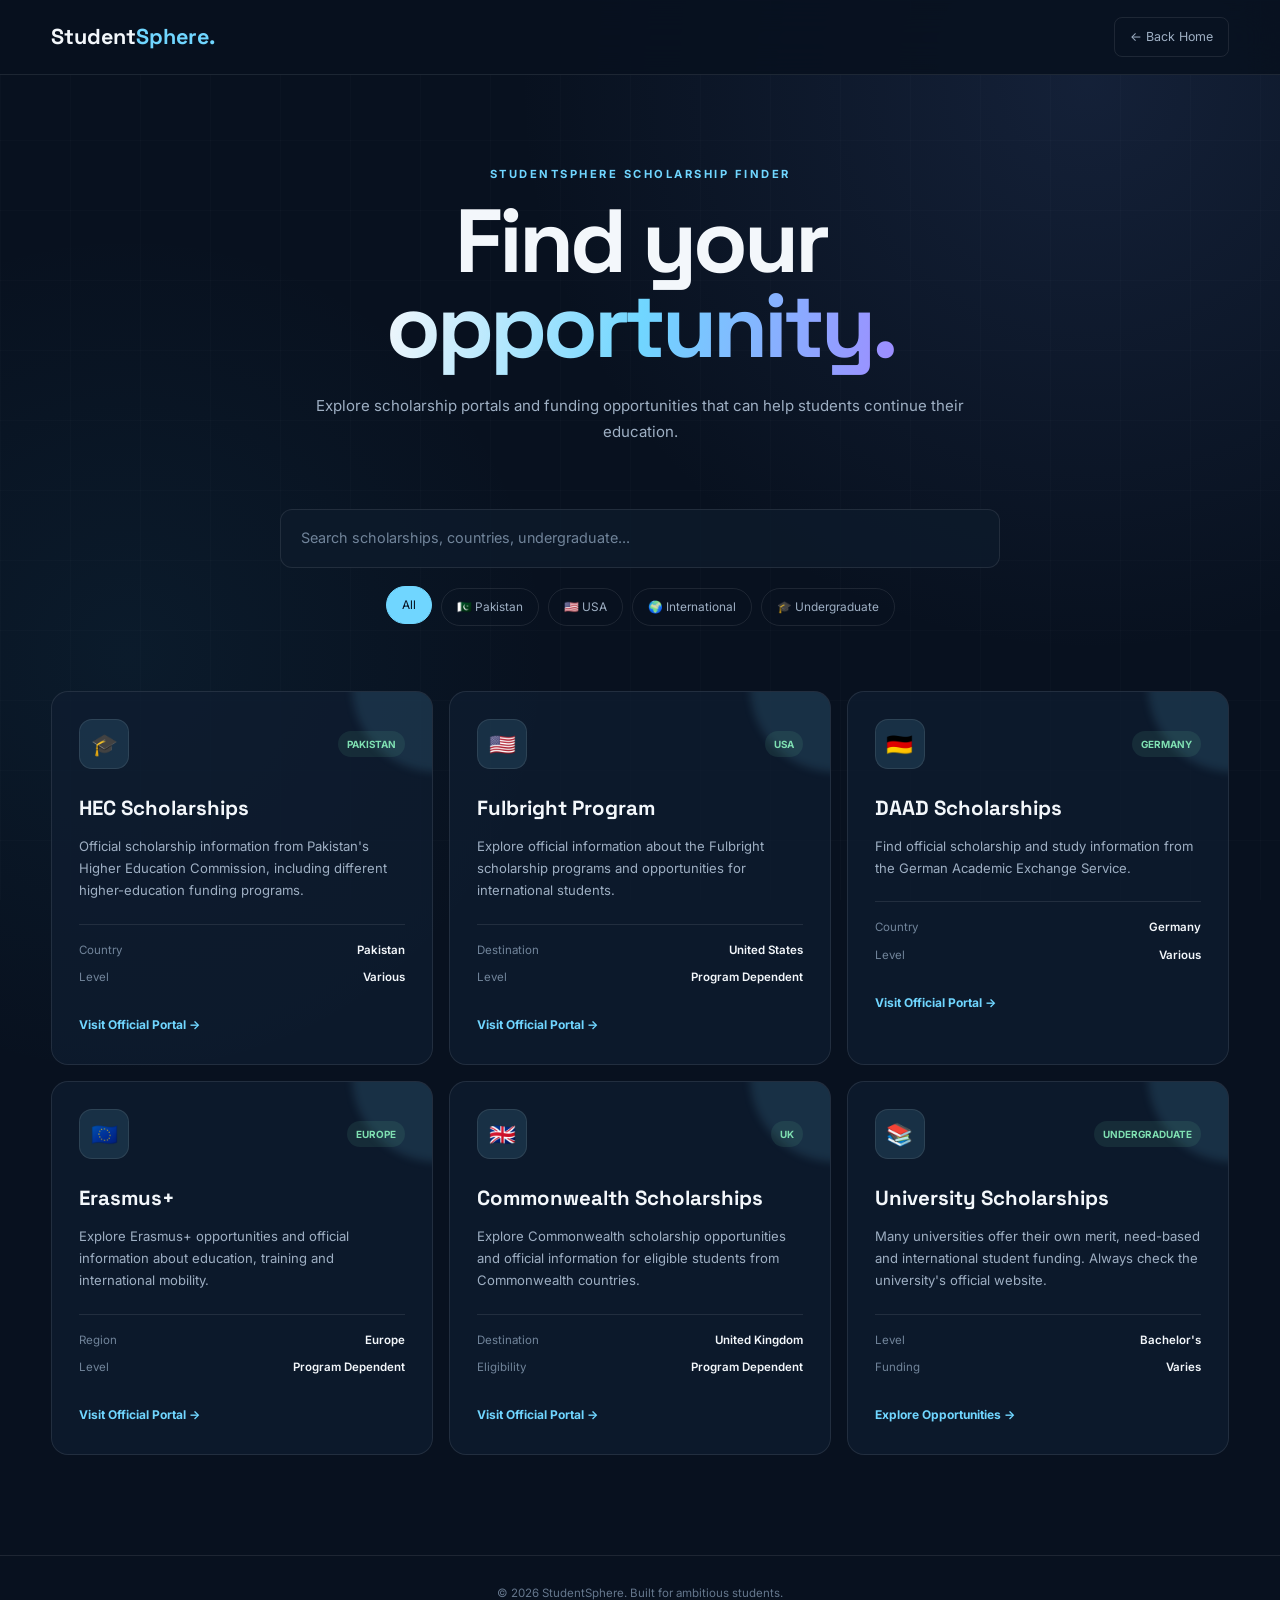
<file: scholarship.html>
<!DOCTYPE html>
<html lang="en">
<head>
    <meta charset="UTF-8">
    <meta name="viewport" content="width=device-width, initial-scale=1.0">

    <title>Scholarships | StudentSphere</title>

    <meta
        name="description"
        content="StudentSphere Scholarship Finder — discover scholarship opportunities for Pakistani and international students."
    >

    <style>
        @import url('https://fonts.googleapis.com/css2?family=Inter:wght@400;500;600;700&family=Space+Grotesk:wght@500;600;700&display=swap');

        :root {
            --bg: #08111f;
            --bg2: #0d1a2b;
            --card: rgba(15, 29, 48, .78);
            --text: #f3f7fb;
            --muted: #9eafc3;
            --line: rgba(255,255,255,.09);
            --accent: #70d6ff;
            --soft: rgba(112,214,255,.12);
            --purple: #9d8cff;
            --green: #7fe0b2;
            --max: 1180px;
        }

        * {
            margin: 0;
            padding: 0;
            box-sizing: border-box;
        }

        html {
            scroll-behavior: smooth;
        }

        body {
            min-height: 100vh;

            background:
                radial-gradient(
                    circle at 85% 5%,
                    rgba(75,104,170,.18),
                    transparent 30%
                ),
                radial-gradient(
                    circle at 10% 40%,
                    rgba(45,145,190,.08),
                    transparent 28%
                ),
                var(--bg);

            color: var(--text);
            font-family: 'Inter', sans-serif;
            line-height: 1.7;
        }

        body::before {
            content: "";

            position: fixed;
            inset: 0;

            z-index: -1;
            pointer-events: none;

            background-image:
                linear-gradient(
                    rgba(255,255,255,.015) 1px,
                    transparent 1px
                ),
                linear-gradient(
                    90deg,
                    rgba(255,255,255,.015) 1px,
                    transparent 1px
                );

            background-size: 70px 70px;
        }

        a {
            color: inherit;
            text-decoration: none;
        }

        button,
        input {
            font: inherit;
        }

        .container {
            width: min(92%, var(--max));
            margin: auto;
        }

        /* NAVBAR */

        .navbar {
            position: sticky;
            top: 0;
            z-index: 1000;

            background: rgba(8,17,31,.86);
            backdrop-filter: blur(18px);

            border-bottom: 1px solid var(--line);
        }

        .nav-container {
            min-height: 74px;

            display: flex;
            align-items: center;
            justify-content: space-between;
        }

        .logo {
            font-family: 'Space Grotesk', sans-serif;
            font-size: 1.35rem;
            font-weight: 700;
        }

        .logo span {
            color: var(--accent);
        }

        .back-btn {
            padding: 8px 15px;

            border: 1px solid var(--line);
            border-radius: 8px;

            color: var(--muted);
            font-size: .78rem;

            transition: .25s ease;
        }

        .back-btn:hover {
            color: var(--accent);
            border-color: var(--accent);
            transform: translateY(-2px);
        }

        /* HERO */

        .hero {
            padding: 90px 0 50px;
            text-align: center;
        }

        .eyebrow {
            color: var(--accent);

            font-size: .7rem;
            font-weight: 700;
            letter-spacing: 2.5px;

            margin-bottom: 15px;
        }

        .hero h1 {
            font-family: 'Space Grotesk', sans-serif;

            font-size: clamp(3rem, 7vw, 5.8rem);

            line-height: .95;
            letter-spacing: -4px;

            margin-bottom: 24px;
        }

        .hero h1 span {
            background:
                linear-gradient(
                    100deg,
                    #f3f7fb,
                    #70d6ff,
                    #9d8cff
                );

            -webkit-background-clip: text;
            background-clip: text;

            color: transparent;
        }

        .hero p:last-child {
            max-width: 720px;

            margin: auto;

            color: var(--muted);

            font-size: .94rem;
        }

        /* SEARCH */

        .tools {
            padding: 15px 0 35px;
        }

        .search {
            max-width: 720px;
            margin: auto;
        }

        .search input {
            width: 100%;

            padding: 16px 20px;

            border: 1px solid var(--line);
            border-radius: 12px;

            outline: none;

            background: rgba(13,26,43,.85);
            color: var(--text);

            font-size: .9rem;

            transition: .25s ease;
        }

        .search input::placeholder {
            color: #71849a;
        }

        .search input:focus {
            border-color: rgba(112,214,255,.5);

            box-shadow:
                0 0 30px rgba(112,214,255,.07);
        }

        /* FILTERS */

        .filters {
            display: flex;
            justify-content: center;
            flex-wrap: wrap;

            gap: 9px;

            margin-top: 20px;
        }

        .filter {
            padding: 8px 15px;

            border: 1px solid var(--line);
            border-radius: 50px;

            background: transparent;
            color: var(--muted);

            cursor: pointer;

            font-size: .74rem;

            transition: .25s ease;
        }

        .filter:hover,
        .filter.active {
            background: var(--accent);
            border-color: var(--accent);

            color: #07111f;

            transform: translateY(-2px);
        }

        /* SCHOLARSHIP GRID */

        .scholarships {
            padding: 30px 0 100px;
        }

        .scholarship-grid {
            display: grid;

            grid-template-columns:
                repeat(3, 1fr);

            gap: 16px;
        }

        .scholarship-card {
            position: relative;

            padding: 27px;

            min-height: 330px;

            border: 1px solid var(--line);
            border-radius: 17px;

            background: var(--card);

            overflow: hidden;

            transition: .3s ease;
        }

        .scholarship-card::before {
            content: "";

            position: absolute;

            width: 170px;
            height: 170px;

            right: -90px;
            top: -90px;

            border-radius: 50%;

            background: var(--soft);

            filter: blur(4px);
        }

        .scholarship-card:hover {
            transform: translateY(-7px);

            border-color:
                rgba(112,214,255,.32);

            box-shadow:
                0 25px 60px rgba(0,0,0,.22);
        }

        .top {
            position: relative;

            display: flex;
            align-items: center;
            justify-content: space-between;

            margin-bottom: 22px;
        }

        .icon {
            width: 50px;
            height: 50px;

            display: flex;
            align-items: center;
            justify-content: center;

            border: 1px solid var(--line);
            border-radius: 13px;

            background: var(--soft);

            font-size: 1.35rem;
        }

        .tag {
            padding: 5px 9px;

            border-radius: 50px;

            background: rgba(127,224,178,.09);
            color: var(--green);

            font-size: .62rem;
            font-weight: 700;
        }

        .scholarship-card h2 {
            position: relative;

            font-family: 'Space Grotesk', sans-serif;

            font-size: 1.28rem;

            margin-bottom: 9px;
        }

        .description {
            position: relative;

            color: var(--muted);

            font-size: .82rem;

            line-height: 1.7;

            margin-bottom: 22px;
        }

        .details {
            position: relative;

            display: grid;

            gap: 8px;

            margin-bottom: 22px;

            padding-top: 16px;

            border-top: 1px solid var(--line);
        }

        .detail {
            display: flex;
            justify-content: space-between;

            gap: 15px;

            font-size: .72rem;
        }

        .detail span:first-child {
            color: #71849a;
        }

        .detail span:last-child {
            color: var(--text);
            font-weight: 600;

            text-align: right;
        }

        .apply {
            position: relative;

            display: inline-block;

            color: var(--accent);

            font-size: .75rem;
            font-weight: 700;

            transition: .2s ease;
        }

        .apply:hover {
            letter-spacing: .3px;
        }

        /* NO RESULTS */

        .no-results {
            display: none;

            text-align: center;

            padding: 70px 20px;

            color: var(--muted);
        }

        .no-results h2 {
            color: var(--text);

            font-family: 'Space Grotesk', sans-serif;

            margin-bottom: 8px;
        }

        /* FOOTER */

        footer {
            padding: 28px 0 35px;

            border-top: 1px solid var(--line);

            color: #65778d;

            text-align: center;

            font-size: .72rem;
        }

        /* MOBILE */

        @media (max-width: 900px) {

            .scholarship-grid {
                grid-template-columns: repeat(2, 1fr);
            }
        }

        @media (max-width: 600px) {

            .hero {
                padding: 70px 0 40px;
            }

            .hero h1 {
                letter-spacing: -2.5px;
            }

            .scholarship-grid {
                grid-template-columns: 1fr;
            }

            .scholarship-card {
                min-height: auto;
            }
        }
    </style>
</head>

<body>

    <!-- NAVBAR -->

    <header class="navbar">

        <div class="container nav-container">

            <a href="index.html" class="logo">
                Student<span>Sphere.</span>
            </a>

            <a href="index.html" class="back-btn">
                ← Back Home
            </a>

        </div>

    </header>


    <main>

        <!-- HERO -->

        <section class="hero">

            <div class="container">

                <p class="eyebrow">
                    STUDENTSPHERE SCHOLARSHIP FINDER
                </p>

                <h1>
                    Find your<br>
                    <span>opportunity.</span>
                </h1>

                <p>
                    Explore scholarship portals and funding opportunities
                    that can help students continue their education.
                </p>

            </div>

        </section>


        <!-- SEARCH + FILTER -->

        <section class="tools">

            <div class="container">

                <div class="search">

                    <input
                        type="search"
                        id="searchInput"
                        placeholder="Search scholarships, countries, undergraduate..."
                        autocomplete="off"
                    >

                </div>


                <div class="filters">

                    <button
                        class="filter active"
                        data-category="all"
                    >
                        All
                    </button>

                    <button
                        class="filter"
                        data-category="pakistan"
                    >
                        🇵🇰 Pakistan
                    </button>

                    <button
                        class="filter"
                        data-category="usa"
                    >
                        🇺🇸 USA
                    </button>

                    <button
                        class="filter"
                        data-category="international"
                    >
                        🌍 International
                    </button>

                    <button
                        class="filter"
                        data-category="undergraduate"
                    >
                        🎓 Undergraduate
                    </button>

                </div>

            </div>

        </section>


        <!-- SCHOLARSHIPS -->

        <section class="scholarships">

            <div class="container">

                <div
                    class="scholarship-grid"
                    id="scholarshipGrid"
                >


                    <!-- HEC -->

                    <article
                        class="scholarship-card"
                        data-category="pakistan"
                        data-search="HEC Pakistan scholarship higher education undergraduate students"
                    >

                        <div class="top">

                            <div class="icon">
                                🎓
                            </div>

                            <span class="tag">
                                PAKISTAN
                            </span>

                        </div>

                        <h2>
                            HEC Scholarships
                        </h2>

                        <p class="description">
                            Official scholarship information from Pakistan's
                            Higher Education Commission, including different
                            higher-education funding programs.
                        </p>

                        <div class="details">

                            <div class="detail">
                                <span>Country</span>
                                <span>Pakistan</span>
                            </div>

                            <div class="detail">
                                <span>Level</span>
                                <span>Various</span>
                            </div>

                        </div>

                        <a
                            href="https://hec.gov.pk/"
                            target="_blank"
                            rel="noopener noreferrer"
                            class="apply"
                        >
                            Visit Official Portal →
                        </a>

                    </article>


                    <!-- US FULBRIGHT -->

                    <article
                        class="scholarship-card"
                        data-category="usa"
                        data-search="Fulbright USA scholarship international students graduate Pakistan"
                    >

                        <div class="top">

                            <div class="icon">
                                🇺🇸
                            </div>

                            <span class="tag">
                                USA
                            </span>

                        </div>

                        <h2>
                            Fulbright Program
                        </h2>

                        <p class="description">
                            Explore official information about the Fulbright
                            scholarship programs and opportunities for
                            international students.
                        </p>

                        <div class="details">

                            <div class="detail">
                                <span>Destination</span>
                                <span>United States</span>
                            </div>

                            <div class="detail">
                                <span>Level</span>
                                <span>Program Dependent</span>
                            </div>

                        </div>

                        <a
                            href="https://foreign.fulbrightonline.org/"
                            target="_blank"
                            rel="noopener noreferrer"
                            class="apply"
                        >
                            Visit Official Portal →
                        </a>

                    </article>


                    <!-- DAAD -->

                    <article
                        class="scholarship-card"
                        data-category="international"
                        data-search="DAAD Germany scholarship international students study Germany"
                    >

                        <div class="top">

                            <div class="icon">
                                🇩🇪
                            </div>

                            <span class="tag">
                                GERMANY
                            </span>

                        </div>

                        <h2>
                            DAAD Scholarships
                        </h2>

                        <p class="description">
                            Find official scholarship and study information
                            from the German Academic Exchange Service.
                        </p>

                        <div class="details">

                            <div class="detail">
                                <span>Country</span>
                                <span>Germany</span>
                            </div>

                            <div class="detail">
                                <span>Level</span>
                                <span>Various</span>
                            </div>

                        </div>

                        <a
                            href="https://www.daad.de/en/"
                            target="_blank"
                            rel="noopener noreferrer"
                            class="apply"
                        >
                            Visit Official Portal →
                        </a>

                    </article>


                    <!-- ERASMUS -->

                    <article
                        class="scholarship-card"
                        data-category="international"
                        data-search="Erasmus Europe scholarship international students masters Europe"
                    >

                        <div class="top">

                            <div class="icon">
                                🇪🇺
                            </div>

                            <span class="tag">
                                EUROPE
                            </span>

                        </div>

                        <h2>
                            Erasmus+
                        </h2>

                        <p class="description">
                            Explore Erasmus+ opportunities and official
                            information about education, training and
                            international mobility.
                        </p>

                        <div class="details">

                            <div class="detail">
                                <span>Region</span>
                                <span>Europe</span>
                            </div>

                            <div class="detail">
                                <span>Level</span>
                                <span>Program Dependent</span>
                            </div>

                        </div>

                        <a
                            href="https://erasmus-plus.ec.europa.eu/"
                            target="_blank"
                            rel="noopener noreferrer"
                            class="apply"
                        >
                            Visit Official Portal →
                        </a>

                    </article>


                    <!-- COMMONWEALTH -->

                    <article
                        class="scholarship-card"
                        data-category="international"
                        data-search="Commonwealth scholarship UK international students education"
                    >

                        <div class="top">

                            <div class="icon">
                                🇬🇧
                            </div>

                            <span class="tag">
                                UK
                            </span>

                        </div>

                        <h2>
                            Commonwealth Scholarships
                        </h2>

                        <p class="description">
                            Explore Commonwealth scholarship opportunities
                            and official information for eligible students
                            from Commonwealth countries.
                        </p>

                        <div class="details">

                            <div class="detail">
                                <span>Destination</span>
                                <span>United Kingdom</span>
                            </div>

                            <div class="detail">
                                <span>Eligibility</span>
                                <span>Program Dependent</span>
                            </div>

                        </div>

                        <a
                            href="https://cscuk.fcdo.gov.uk/"
                            target="_blank"
                            rel="noopener noreferrer"
                            class="apply"
                        >
                            Visit Official Portal →
                        </a>

                    </article>


                    <!-- UNDERGRADUATE -->

                    <article
                        class="scholarship-card"
                        data-category="undergraduate"
                        data-search="undergraduate bachelor university financial aid scholarship students"
                    >

                        <div class="top">

                            <div class="icon">
                                📚
                            </div>

                            <span class="tag">
                                UNDERGRADUATE
                            </span>

                        </div>

                        <h2>
                            University Scholarships
                        </h2>

                        <p class="description">
                            Many universities offer their own merit,
                            need-based and international student funding.
                            Always check the university's official website.
                        </p>

                        <div class="details">

                            <div class="detail">
                                <span>Level</span>
                                <span>Bachelor's</span>
                            </div>

                            <div class="detail">
                                <span>Funding</span>
                                <span>Varies</span>
                            </div>

                        </div>

                        <a
                            href="https://educationusa.state.gov/"
                            target="_blank"
                            rel="noopener noreferrer"
                            class="apply"
                        >
                            Explore Opportunities →
                        </a>

                    </article>


                </div>


                <div
                    class="no-results"
                    id="noResults"
                >

                    <h2>
                        No scholarships found
                    </h2>

                    <p>
                        Try another search term or category.
                    </p>

                </div>

            </div>

        </section>

    </main>


    <!-- FOOTER -->

    <footer>

        <div class="container">

            <p>
                © 2026 StudentSphere.
                Built for ambitious students.
            </p>

        </div>

    </footer>


    <!-- JAVASCRIPT -->

    <script>

        const searchInput =
            document.getElementById("searchInput");

        const cards =
            document.querySelectorAll(".scholarship-card");

        const filters =
            document.querySelectorAll(".filter");

        const noResults =
            document.getElementById("noResults");

        let activeCategory = "all";


        function filterScholarships() {

            const search =
                searchInput.value
                    .toLowerCase()
                    .trim();

            let visible = 0;


            cards.forEach(card => {

                const category =
                    card.dataset.category;

                const searchableText =
                    (
                        card.dataset.search +
                        " " +
                        card.textContent
                    ).toLowerCase();


                const matchesCategory =
                    activeCategory === "all" ||
                    category === activeCategory;


                const matchesSearch =
                    search === "" ||
                    searchableText.includes(search);


                if (
                    matchesCategory &&
                    matchesSearch
                ) {

                    card.style.display = "block";

                    visible++;

                } else {

                    card.style.display = "none";

                }

            });


            noResults.style.display =
                visible === 0
                    ? "block"
                    : "none";

        }


        searchInput.addEventListener(
            "input",
            filterScholarships
        );


        filters.forEach(button => {

            button.addEventListener(
                "click",
                () => {

                    filters.forEach(btn => {
                        btn.classList.remove("active");
                    });

                    button.classList.add("active");

                    activeCategory =
                        button.dataset.category;

                    filterScholarships();

                }
            );

        });

    </script>

</body>
</html>
</file>
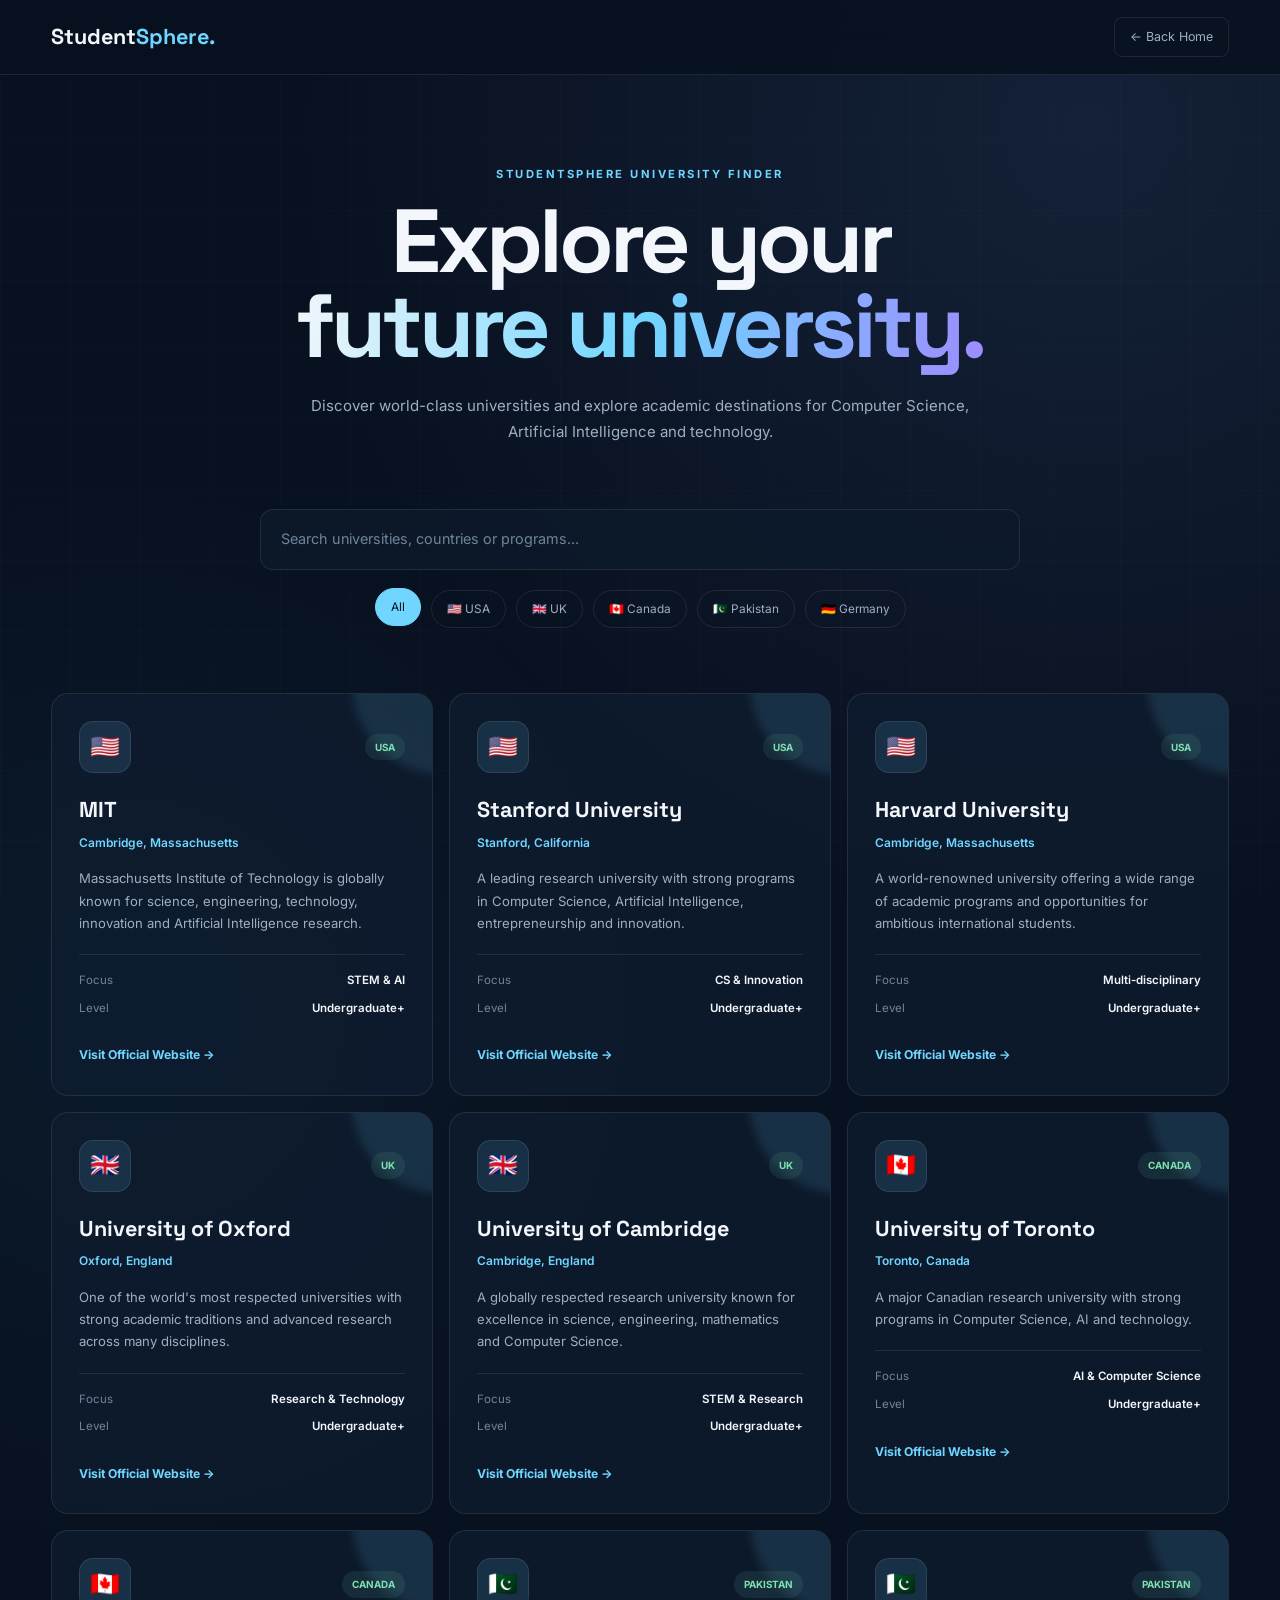
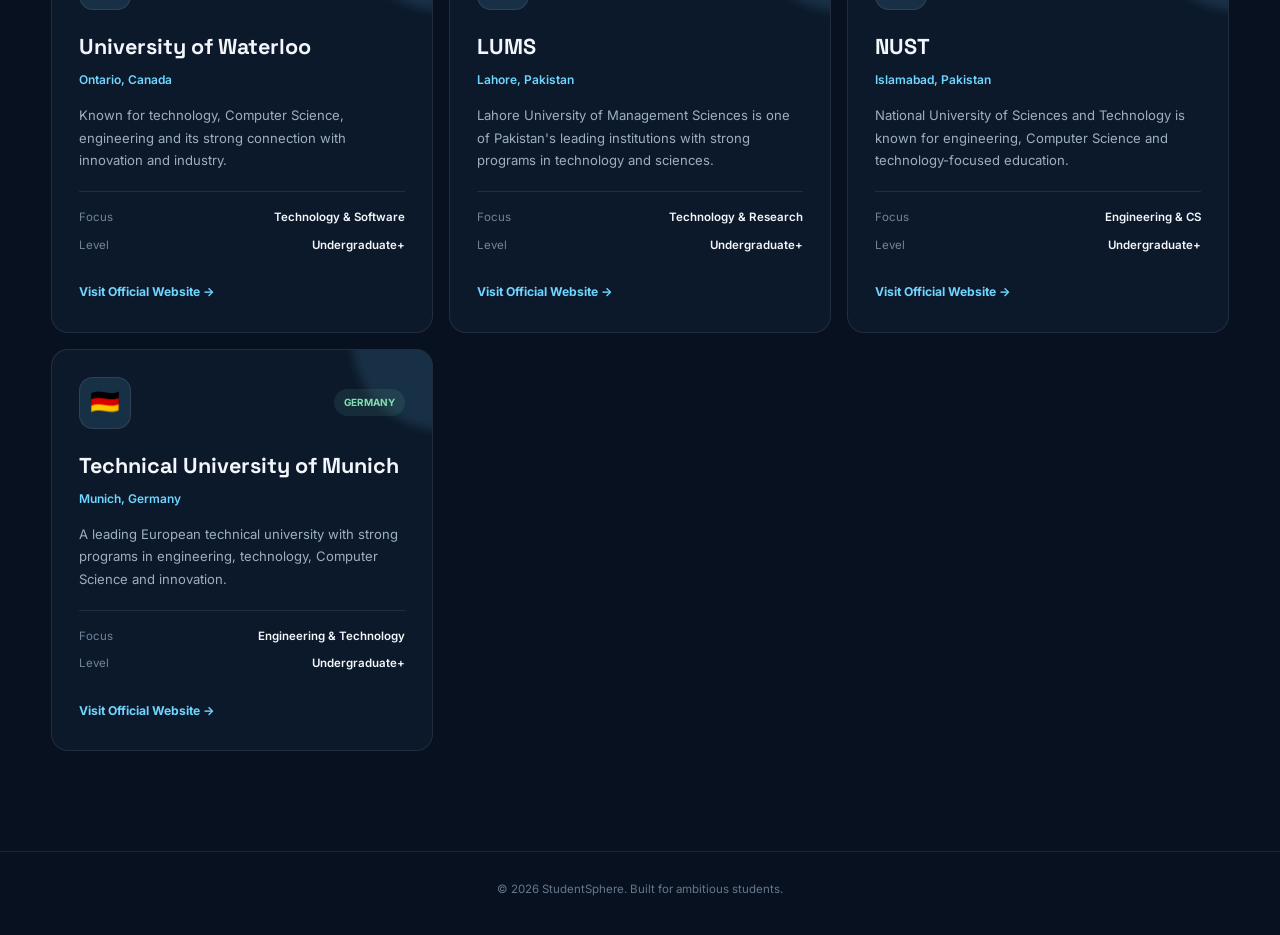
<file: universities.html>
<!DOCTYPE html>
<html lang="en">
<head>
    <meta charset="UTF-8">
    <meta name="viewport" content="width=device-width, initial-scale=1.0">

    <title>University Finder | StudentSphere</title>

    <meta
        name="description"
        content="Explore world-class universities and find the right destination for your academic journey."
    >

    <style>
        @import url('https://fonts.googleapis.com/css2?family=Inter:wght@400;500;600;700&family=Space+Grotesk:wght@500;600;700&display=swap');

        :root {
            --bg: #08111f;
            --bg-light: #0d1a2b;
            --card: rgba(15, 29, 48, 0.78);
            --text: #f3f7fb;
            --muted: #9eafc3;
            --line: rgba(255, 255, 255, 0.09);
            --accent: #70d6ff;
            --accent-soft: rgba(112, 214, 255, 0.12);
            --purple: #9d8cff;
            --green: #7fe0b2;
            --max: 1180px;
        }

        * {
            margin: 0;
            padding: 0;
            box-sizing: border-box;
        }

        html {
            scroll-behavior: smooth;
        }

        body {
            background:
                radial-gradient(circle at 85% 5%, rgba(75, 104, 170, .18), transparent 30%),
                radial-gradient(circle at 10% 40%, rgba(45, 145, 190, .08), transparent 28%),
                var(--bg);

            color: var(--text);
            font-family: 'Inter', sans-serif;
            line-height: 1.7;
            overflow-x: hidden;
        }

        body::before {
            content: "";
            position: fixed;
            inset: 0;
            pointer-events: none;
            z-index: -1;

            background-image:
                linear-gradient(rgba(255,255,255,.015) 1px, transparent 1px),
                linear-gradient(90deg, rgba(255,255,255,.015) 1px, transparent 1px);

            background-size: 70px 70px;
        }

        a {
            color: inherit;
            text-decoration: none;
        }

        button,
        input {
            font: inherit;
        }

        .container {
            width: min(92%, var(--max));
            margin: auto;
        }

        /* NAVBAR */

        .navbar {
            position: sticky;
            top: 0;
            z-index: 1000;

            background: rgba(8, 17, 31, .86);
            backdrop-filter: blur(18px);
            border-bottom: 1px solid var(--line);
        }

        .nav-container {
            min-height: 74px;
            display: flex;
            align-items: center;
            justify-content: space-between;
        }

        .logo {
            font-family: 'Space Grotesk', sans-serif;
            font-size: 1.35rem;
            font-weight: 700;
        }

        .logo span {
            color: var(--accent);
        }

        .back-btn {
            padding: 8px 15px;
            border: 1px solid var(--line);
            border-radius: 8px;
            color: var(--muted);
            font-size: .78rem;
            transition: .25s ease;
        }

        .back-btn:hover {
            color: var(--accent);
            border-color: var(--accent);
            transform: translateY(-2px);
        }

        /* HERO */

        .hero {
            padding: 90px 0 45px;
            text-align: center;
        }

        .eyebrow {
            color: var(--accent);
            font-size: .7rem;
            font-weight: 700;
            letter-spacing: 2.5px;
            margin-bottom: 15px;
        }

        .hero h1 {
            font-family: 'Space Grotesk', sans-serif;
            font-size: clamp(3rem, 7vw, 5.8rem);
            line-height: .95;
            letter-spacing: -4px;
            margin-bottom: 24px;
        }

        .hero h1 span {
            background: linear-gradient(
                100deg,
                #f3f7fb,
                #70d6ff,
                #9d8cff
            );

            -webkit-background-clip: text;
            background-clip: text;
            color: transparent;
        }

        .hero-description {
            max-width: 720px;
            margin: auto;
            color: var(--muted);
            font-size: .94rem;
        }

        /* SEARCH */

        .tools {
            padding: 20px 0 35px;
        }

        .search-box {
            max-width: 760px;
            margin: auto;
        }

        .search-box input {
            width: 100%;
            padding: 17px 20px;

            background: rgba(13, 26, 43, .85);
            color: var(--text);

            border: 1px solid var(--line);
            border-radius: 13px;

            outline: none;
            font-size: .9rem;

            transition: .25s ease;
        }

        .search-box input::placeholder {
            color: #71849a;
        }

        .search-box input:focus {
            border-color: rgba(112, 214, 255, .5);
            box-shadow: 0 0 30px rgba(112, 214, 255, .07);
        }

        /* FILTERS */

        .filters {
            display: flex;
            justify-content: center;
            flex-wrap: wrap;
            gap: 10px;
            margin-top: 20px;
        }

        .filter {
            padding: 8px 15px;

            background: transparent;
            color: var(--muted);

            border: 1px solid var(--line);
            border-radius: 50px;

            cursor: pointer;
            font-size: .74rem;

            transition: .25s ease;
        }

        .filter:hover,
        .filter.active {
            background: var(--accent);
            color: #07111f;
            border-color: var(--accent);
            transform: translateY(-2px);
        }

        /* UNIVERSITY GRID */

        .universities {
            padding: 30px 0 100px;
        }

        .university-grid {
            display: grid;
            grid-template-columns: repeat(3, 1fr);
            gap: 16px;
        }

        .university-card {
            position: relative;
            min-height: 350px;
            padding: 27px;

            background: var(--card);
            border: 1px solid var(--line);
            border-radius: 17px;

            overflow: hidden;

            transition: .3s ease;
        }

        .university-card::before {
            content: "";
            position: absolute;

            width: 180px;
            height: 180px;

            top: -100px;
            right: -100px;

            border-radius: 50%;
            background: var(--accent-soft);

            filter: blur(5px);
        }

        .university-card:hover {
            transform: translateY(-7px);
            border-color: rgba(112, 214, 255, .32);

            box-shadow: 0 25px 60px rgba(0, 0, 0, .22);
        }

        .card-top {
            position: relative;

            display: flex;
            justify-content: space-between;
            align-items: center;

            margin-bottom: 24px;
        }

        .flag {
            width: 52px;
            height: 52px;

            display: flex;
            align-items: center;
            justify-content: center;

            font-size: 1.5rem;

            background: var(--accent-soft);
            border: 1px solid var(--line);
            border-radius: 14px;
        }

        .country-tag {
            padding: 5px 10px;

            background: rgba(127, 224, 178, .09);
            color: var(--green);

            border-radius: 50px;

            font-size: .62rem;
            font-weight: 700;
        }

        .university-card h2 {
            position: relative;

            font-family: 'Space Grotesk', sans-serif;
            font-size: 1.35rem;

            line-height: 1.2;
            margin-bottom: 10px;
        }

        .location {
            position: relative;
            color: var(--accent);
            font-size: .75rem;
            font-weight: 600;
            margin-bottom: 14px;
        }

        .description {
            position: relative;

            color: var(--muted);
            font-size: .82rem;
            line-height: 1.7;

            margin-bottom: 20px;
        }

        .info {
            position: relative;

            display: grid;
            gap: 8px;

            padding-top: 16px;
            margin-bottom: 22px;

            border-top: 1px solid var(--line);
        }

        .info-row {
            display: flex;
            justify-content: space-between;
            gap: 15px;

            font-size: .72rem;
        }

        .info-row span:first-child {
            color: #71849a;
        }

        .info-row span:last-child {
            color: var(--text);
            font-weight: 600;
            text-align: right;
        }

        .visit-btn {
            position: relative;

            color: var(--accent);
            font-size: .76rem;
            font-weight: 700;

            transition: .2s ease;
        }

        .visit-btn:hover {
            letter-spacing: .3px;
        }

        /* NO RESULTS */

        .no-results {
            display: none;
            text-align: center;
            padding: 70px 20px;
            color: var(--muted);
        }

        .no-results h2 {
            font-family: 'Space Grotesk', sans-serif;
            color: var(--text);
            margin-bottom: 8px;
        }

        /* FOOTER */

        footer {
            padding: 28px 0 35px;
            border-top: 1px solid var(--line);

            color: #65778d;
            text-align: center;
            font-size: .72rem;
        }

        /* RESPONSIVE */

        @media (max-width: 950px) {

            .university-grid {
                grid-template-columns: repeat(2, 1fr);
            }
        }

        @media (max-width: 600px) {

            .hero {
                padding: 70px 0 40px;
            }

            .hero h1 {
                letter-spacing: -2.5px;
            }

            .university-grid {
                grid-template-columns: 1fr;
            }

            .university-card {
                min-height: auto;
            }
        }
    </style>
</head>

<body>

    <!-- NAVIGATION -->

    <header class="navbar">

        <div class="container nav-container">

            <a href="index.html" class="logo">
                Student<span>Sphere.</span>
            </a>

            <a href="index.html" class="back-btn">
                ← Back Home
            </a>

        </div>

    </header>


    <main>

        <!-- HERO -->

        <section class="hero">

            <div class="container">

                <p class="eyebrow">
                    STUDENTSPHERE UNIVERSITY FINDER
                </p>

                <h1>
                    Explore your<br>
                    <span>future university.</span>
                </h1>

                <p class="hero-description">
                    Discover world-class universities and explore
                    academic destinations for Computer Science,
                    Artificial Intelligence and technology.
                </p>

            </div>

        </section>


        <!-- SEARCH AND FILTERS -->

        <section class="tools">

            <div class="container">

                <div class="search-box">

                    <input
                        type="search"
                        id="searchInput"
                        placeholder="Search universities, countries or programs..."
                    >

                </div>


                <div class="filters">

                    <button class="filter active" data-country="all">
                        All
                    </button>

                    <button class="filter" data-country="usa">
                        🇺🇸 USA
                    </button>

                    <button class="filter" data-country="uk">
                        🇬🇧 UK
                    </button>

                    <button class="filter" data-country="canada">
                        🇨🇦 Canada
                    </button>

                    <button class="filter" data-country="pakistan">
                        🇵🇰 Pakistan
                    </button>

                    <button class="filter" data-country="germany">
                        🇩🇪 Germany
                    </button>

                </div>

            </div>

        </section>


        <!-- UNIVERSITY CARDS -->

        <section class="universities">

            <div class="container">

                <div class="university-grid" id="universityGrid">


                    <!-- MIT -->

                    <article
                        class="university-card"
                        data-country="usa"
                        data-search="MIT Massachusetts Institute Technology USA computer science artificial intelligence engineering"
                    >

                        <div class="card-top">

                            <div class="flag">🇺🇸</div>

                            <span class="country-tag">
                                USA
                            </span>

                        </div>

                        <h2>
                            MIT
                        </h2>

                        <p class="location">
                            Cambridge, Massachusetts
                        </p>

                        <p class="description">
                            Massachusetts Institute of Technology is globally
                            known for science, engineering, technology,
                            innovation and Artificial Intelligence research.
                        </p>

                        <div class="info">

                            <div class="info-row">
                                <span>Focus</span>
                                <span>STEM & AI</span>
                            </div>

                            <div class="info-row">
                                <span>Level</span>
                                <span>Undergraduate+</span>
                            </div>

                        </div>

                        <a
                            href="https://www.mit.edu/"
                            target="_blank"
                            rel="noopener noreferrer"
                            class="visit-btn"
                        >
                            Visit Official Website →
                        </a>

                    </article>


                    <!-- STANFORD -->

                    <article
                        class="university-card"
                        data-country="usa"
                        data-search="Stanford University USA California computer science artificial intelligence technology"
                    >

                        <div class="card-top">

                            <div class="flag">🇺🇸</div>

                            <span class="country-tag">
                                USA
                            </span>

                        </div>

                        <h2>
                            Stanford University
                        </h2>

                        <p class="location">
                            Stanford, California
                        </p>

                        <p class="description">
                            A leading research university with strong programs
                            in Computer Science, Artificial Intelligence,
                            entrepreneurship and innovation.
                        </p>

                        <div class="info">

                            <div class="info-row">
                                <span>Focus</span>
                                <span>CS & Innovation</span>
                            </div>

                            <div class="info-row">
                                <span>Level</span>
                                <span>Undergraduate+</span>
                            </div>

                        </div>

                        <a
                            href="https://www.stanford.edu/"
                            target="_blank"
                            rel="noopener noreferrer"
                            class="visit-btn"
                        >
                            Visit Official Website →
                        </a>

                    </article>


                    <!-- HARVARD -->

                    <article
                        class="university-card"
                        data-country="usa"
                        data-search="Harvard University USA computer science technology undergraduate"
                    >

                        <div class="card-top">

                            <div class="flag">🇺🇸</div>

                            <span class="country-tag">
                                USA
                            </span>

                        </div>

                        <h2>
                            Harvard University
                        </h2>

                        <p class="location">
                            Cambridge, Massachusetts
                        </p>

                        <p class="description">
                            A world-renowned university offering a wide range
                            of academic programs and opportunities for
                            ambitious international students.
                        </p>

                        <div class="info">

                            <div class="info-row">
                                <span>Focus</span>
                                <span>Multi-disciplinary</span>
                            </div>

                            <div class="info-row">
                                <span>Level</span>
                                <span>Undergraduate+</span>
                            </div>

                        </div>

                        <a
                            href="https://www.harvard.edu/"
                            target="_blank"
                            rel="noopener noreferrer"
                            class="visit-btn"
                        >
                            Visit Official Website →
                        </a>

                    </article>


                    <!-- OXFORD -->

                    <article
                        class="university-card"
                        data-country="uk"
                        data-search="University Oxford UK England computer science artificial intelligence technology"
                    >

                        <div class="card-top">

                            <div class="flag">🇬🇧</div>

                            <span class="country-tag">
                                UK
                            </span>

                        </div>

                        <h2>
                            University of Oxford
                        </h2>

                        <p class="location">
                            Oxford, England
                        </p>

                        <p class="description">
                            One of the world's most respected universities
                            with strong academic traditions and advanced
                            research across many disciplines.
                        </p>

                        <div class="info">

                            <div class="info-row">
                                <span>Focus</span>
                                <span>Research & Technology</span>
                            </div>

                            <div class="info-row">
                                <span>Level</span>
                                <span>Undergraduate+</span>
                            </div>

                        </div>

                        <a
                            href="https://www.ox.ac.uk/"
                            target="_blank"
                            rel="noopener noreferrer"
                            class="visit-btn"
                        >
                            Visit Official Website →
                        </a>

                    </article>


                    <!-- CAMBRIDGE -->

                    <article
                        class="university-card"
                        data-country="uk"
                        data-search="University Cambridge UK England computer science engineering technology"
                    >

                        <div class="card-top">

                            <div class="flag">🇬🇧</div>

                            <span class="country-tag">
                                UK
                            </span>

                        </div>

                        <h2>
                            University of Cambridge
                        </h2>

                        <p class="location">
                            Cambridge, England
                        </p>

                        <p class="description">
                            A globally respected research university known
                            for excellence in science, engineering,
                            mathematics and Computer Science.
                        </p>

                        <div class="info">

                            <div class="info-row">
                                <span>Focus</span>
                                <span>STEM & Research</span>
                            </div>

                            <div class="info-row">
                                <span>Level</span>
                                <span>Undergraduate+</span>
                            </div>

                        </div>

                        <a
                            href="https://www.cam.ac.uk/"
                            target="_blank"
                            rel="noopener noreferrer"
                            class="visit-btn"
                        >
                            Visit Official Website →
                        </a>

                    </article>


                    <!-- TORONTO -->

                    <article
                        class="university-card"
                        data-country="canada"
                        data-search="University Toronto Canada computer science artificial intelligence engineering"
                    >

                        <div class="card-top">

                            <div class="flag">🇨🇦</div>

                            <span class="country-tag">
                                CANADA
                            </span>

                        </div>

                        <h2>
                            University of Toronto
                        </h2>

                        <p class="location">
                            Toronto, Canada
                        </p>

                        <p class="description">
                            A major Canadian research university with strong
                            programs in Computer Science, AI and technology.
                        </p>

                        <div class="info">

                            <div class="info-row">
                                <span>Focus</span>
                                <span>AI & Computer Science</span>
                            </div>

                            <div class="info-row">
                                <span>Level</span>
                                <span>Undergraduate+</span>
                            </div>

                        </div>

                        <a
                            href="https://www.utoronto.ca/"
                            target="_blank"
                            rel="noopener noreferrer"
                            class="visit-btn"
                        >
                            Visit Official Website →
                        </a>

                    </article>


                    <!-- WATERLOO -->

                    <article
                        class="university-card"
                        data-country="canada"
                        data-search="University Waterloo Canada computer science software engineering technology"
                    >

                        <div class="card-top">

                            <div class="flag">🇨🇦</div>

                            <span class="country-tag">
                                CANADA
                            </span>

                        </div>

                        <h2>
                            University of Waterloo
                        </h2>

                        <p class="location">
                            Ontario, Canada
                        </p>

                        <p class="description">
                            Known for technology, Computer Science,
                            engineering and its strong connection with
                            innovation and industry.
                        </p>

                        <div class="info">

                            <div class="info-row">
                                <span>Focus</span>
                                <span>Technology & Software</span>
                            </div>

                            <div class="info-row">
                                <span>Level</span>
                                <span>Undergraduate+</span>
                            </div>

                        </div>

                        <a
                            href="https://uwaterloo.ca/"
                            target="_blank"
                            rel="noopener noreferrer"
                            class="visit-btn"
                        >
                            Visit Official Website →
                        </a>

                    </article>


                    <!-- LUMS -->

                    <article
                        class="university-card"
                        data-country="pakistan"
                        data-search="LUMS Pakistan Lahore computer science technology engineering"
                    >

                        <div class="card-top">

                            <div class="flag">🇵🇰</div>

                            <span class="country-tag">
                                PAKISTAN
                            </span>

                        </div>

                        <h2>
                            LUMS
                        </h2>

                        <p class="location">
                            Lahore, Pakistan
                        </p>

                        <p class="description">
                            Lahore University of Management Sciences is one
                            of Pakistan's leading institutions with strong
                            programs in technology and sciences.
                        </p>

                        <div class="info">

                            <div class="info-row">
                                <span>Focus</span>
                                <span>Technology & Research</span>
                            </div>

                            <div class="info-row">
                                <span>Level</span>
                                <span>Undergraduate+</span>
                            </div>

                        </div>

                        <a
                            href="https://lums.edu.pk/"
                            target="_blank"
                            rel="noopener noreferrer"
                            class="visit-btn"
                        >
                            Visit Official Website →
                        </a>

                    </article>


                    <!-- NUST -->

                    <article
                        class="university-card"
                        data-country="pakistan"
                        data-search="NUST Pakistan Islamabad computer science engineering artificial intelligence"
                    >

                        <div class="card-top">

                            <div class="flag">🇵🇰</div>

                            <span class="country-tag">
                                PAKISTAN
                            </span>

                        </div>

                        <h2>
                            NUST
                        </h2>

                        <p class="location">
                            Islamabad, Pakistan
                        </p>

                        <p class="description">
                            National University of Sciences and Technology
                            is known for engineering, Computer Science and
                            technology-focused education.
                        </p>

                        <div class="info">

                            <div class="info-row">
                                <span>Focus</span>
                                <span>Engineering & CS</span>
                            </div>

                            <div class="info-row">
                                <span>Level</span>
                                <span>Undergraduate+</span>
                            </div>

                        </div>

                        <a
                            href="https://nust.edu.pk/"
                            target="_blank"
                            rel="noopener noreferrer"
                            class="visit-btn"
                        >
                            Visit Official Website →
                        </a>

                    </article>


                    <!-- TUM -->

                    <article
                        class="university-card"
                        data-country="germany"
                        data-search="Technical University Munich TUM Germany computer science artificial intelligence engineering"
                    >

                        <div class="card-top">

                            <div class="flag">🇩🇪</div>

                            <span class="country-tag">
                                GERMANY
                            </span>

                        </div>

                        <h2>
                            Technical University of Munich
                        </h2>

                        <p class="location">
                            Munich, Germany
                        </p>

                        <p class="description">
                            A leading European technical university with
                            strong programs in engineering, technology,
                            Computer Science and innovation.
                        </p>

                        <div class="info">

                            <div class="info-row">
                                <span>Focus</span>
                                <span>Engineering & Technology</span>
                            </div>

                            <div class="info-row">
                                <span>Level</span>
                                <span>Undergraduate+</span>
                            </div>

                        </div>

                        <a
                            href="https://www.tum.de/en/"
                            target="_blank"
                            rel="noopener noreferrer"
                            class="visit-btn"
                        >
                            Visit Official Website →
                        </a>

                    </article>

                </div>


                <div class="no-results" id="noResults">

                    <h2>No universities found</h2>

                    <p>
                        Try another university name, country or keyword.
                    </p>

                </div>

            </div>

        </section>

    </main>


    <!-- FOOTER -->

    <footer>

        <div class="container">

            <p>
                © 2026 StudentSphere.
                Built for ambitious students.
            </p>

        </div>

    </footer>


    <!-- JAVASCRIPT -->

    <script>

        const searchInput =
            document.getElementById("searchInput");

        const cards =
            document.querySelectorAll(".university-card");

        const filters =
            document.querySelectorAll(".filter");

        const noResults =
            document.getElementById("noResults");

        let activeCountry = "all";


        function filterUniversities() {

            const search =
                searchInput.value
                    .toLowerCase()
                    .trim();

            let visibleCount = 0;


            cards.forEach(card => {

                const country =
                    card.dataset.country;

                const searchableText =
                    (
                        card.dataset.search +
                        " " +
                        card.textContent
                    ).toLowerCase();


                const countryMatch =
                    activeCountry === "all" ||
                    country === activeCountry;


                const searchMatch =
                    search === "" ||
                    searchableText.includes(search);


                if (
                    countryMatch &&
                    searchMatch
                ) {

                    card.style.display = "block";

                    visibleCount++;

                } else {

                    card.style.display = "none";

                }

            });


            if (visibleCount === 0) {

                noResults.style.display = "block";

            } else {

                noResults.style.display = "none";

            }

        }


        searchInput.addEventListener(
            "input",
            filterUniversities
        );


        filters.forEach(button => {

            button.addEventListener(
                "click",
                function () {

                    filters.forEach(btn => {
                        btn.classList.remove("active");
                    });

                    this.classList.add("active");

                    activeCountry =
                        this.dataset.country;

                    filterUniversities();

                }
            );

        });

    </script>

</body>
</html>
</file>
<file: style.css>
@import url('https://fonts.googleapis.com/css2?family=DM+Sans:wght@400;500;600;700&family=Space+Grotesk:wght@500;600;700&display=swap');

/* =========================================================
   STUDENTSPHERE — GLOBAL STYLES
   ========================================================= */

:root {
    --bg: #07111f;
    --bg-soft: #0b1727;
    --surface: rgba(15, 29, 47, 0.72);
    --surface-solid: #0e1b2d;

    --text: #f4f8fc;
    --muted: #91a4ba;
    --muted-light: #b8c6d6;

    --accent: #70d6ff;
    --accent-strong: #3fc4f5;
    --purple: #9b8cff;

    --line: rgba(255, 255, 255, 0.09);
    --line-bright: rgba(112, 214, 255, 0.25);

    --max-width: 1180px;
    --radius: 18px;

    --shadow:
        0 30px 80px rgba(0, 0, 0, 0.28);
}

* {
    margin: 0;
    padding: 0;
    box-sizing: border-box;
}

html {
    scroll-behavior: smooth;
    scroll-padding-top: 90px;
}

body {
    min-height: 100vh;

    background:
        radial-gradient(
            circle at 85% 5%,
            rgba(83, 113, 185, 0.17),
            transparent 30%
        ),
        radial-gradient(
            circle at 5% 35%,
            rgba(44, 160, 205, 0.08),
            transparent 28%
        ),
        var(--bg);

    color: var(--text);

    font-family: "DM Sans", sans-serif;
    line-height: 1.7;

    overflow-x: hidden;
}

body::before {
    content: "";

    position: fixed;
    inset: 0;

    pointer-events: none;
    z-index: -1;

    background-image:
        linear-gradient(
            rgba(255, 255, 255, 0.015) 1px,
            transparent 1px
        ),
        linear-gradient(
            90deg,
            rgba(255, 255, 255, 0.015) 1px,
            transparent 1px
        );

    background-size: 70px 70px;
}

::selection {
    background: var(--accent);
    color: #06111e;
}

a {
    color: inherit;
    text-decoration: none;
}

button {
    font: inherit;
}

.container {
    width: min(92%, var(--max-width));
    margin-inline: auto;
}


/* =========================================================
   NAVIGATION
   ========================================================= */

.navbar {
    position: fixed;

    top: 0;
    left: 0;

    width: 100%;

    z-index: 1000;

    background: rgba(7, 17, 31, 0.76);

    backdrop-filter: blur(18px);
    -webkit-backdrop-filter: blur(18px);

    border-bottom: 1px solid var(--line);
}

.nav-container {
    min-height: 76px;

    display: flex;
    align-items: center;
    justify-content: space-between;

    gap: 25px;
}

.brand {
    display: inline-flex;
    align-items: center;

    gap: 10px;

    font-family: "Space Grotesk", sans-serif;

    font-size: 1.15rem;
    font-weight: 700;

    white-space: nowrap;
}

.brand-mark {
    width: 32px;
    height: 32px;

    display: grid;
    place-items: center;

    border-radius: 9px;

    background: linear-gradient(
        135deg,
        var(--accent),
        var(--purple)
    );

    color: #07111f;

    font-size: 0.82rem;
    font-weight: 700;

    box-shadow:
        0 0 25px rgba(112, 214, 255, 0.18);
}

.brand-accent {
    color: var(--accent);
}

.nav-links {
    display: flex;
    align-items: center;
    gap: 25px;
}

.nav-links a {
    position: relative;

    color: var(--muted);

    font-size: 0.76rem;
    font-weight: 500;

    transition:
        color 0.25s ease;
}

.nav-links a::after {
    content: "";

    position: absolute;

    left: 0;
    bottom: -8px;

    width: 0;
    height: 1px;

    background: var(--accent);

    transition: width 0.25s ease;
}

.nav-links a:hover,
.nav-links a.active {
    color: var(--text);
}

.nav-links a:hover::after,
.nav-links a.active::after {
    width: 100%;
}

.nav-cta {
    padding: 9px 15px;

    border: 1px solid var(--line-bright);
    border-radius: 9px;

    color: var(--text);

    font-size: 0.74rem;
    font-weight: 600;

    transition:
        background 0.25s ease,
        border-color 0.25s ease,
        transform 0.25s ease;
}

.nav-cta:hover {
    background: var(--accent-soft);
    border-color: var(--accent);
    transform: translateY(-2px);
}

.menu-toggle {
    display: none;

    width: 42px;
    height: 38px;

    align-items: center;
    justify-content: center;
    flex-direction: column;

    gap: 5px;

    border: 1px solid var(--line);
    border-radius: 9px;

    background: transparent;
    color: var(--text);

    cursor: pointer;
}

.menu-toggle span {
    width: 18px;
    height: 2px;

    background: currentColor;

    border-radius: 5px;
}


/* =========================================================
   HERO
   ========================================================= */

.hero {
    position: relative;

    min-height: 100vh;

    display: flex;
    align-items: center;

    padding:
        145px 0
        100px;

    overflow: hidden;
}

.hero-container {
    position: relative;

    display: grid;

    grid-template-columns:
        minmax(0, 1.05fr)
        minmax(400px, 0.95fr);

    align-items: center;

    gap: 70px;
}

.hero-glow {
    position: absolute;

    border-radius: 50%;

    pointer-events: none;

    filter: blur(2px);
}

.hero-glow-one {
    width: 500px;
    height: 500px;

    right: -220px;
    top: 5%;

    background:
        radial-gradient(
            circle,
            rgba(112, 214, 255, 0.09),
            transparent 68%
        );
}

.hero-glow-two {
    width: 420px;
    height: 420px;

    left: -230px;
    bottom: -100px;

    background:
        radial-gradient(
            circle,
            rgba(155, 140, 255, 0.07),
            transparent 68%
        );
}

.status-pill {
    display: inline-flex;
    align-items: center;
    gap: 9px;

    padding: 7px 13px;

    margin-bottom: 25px;

    border: 1px solid rgba(112, 214, 255, 0.2);
    border-radius: 50px;

    background: rgba(112, 214, 255, 0.07);

    color: #c8edff;

    font-size: 0.73rem;
    font-weight: 600;
}

.status-dot {
    width: 7px;
    height: 7px;

    border-radius: 50%;

    background: var(--accent);

    box-shadow:
        0 0 13px var(--accent);

    animation: pulse 2s infinite;
}

.eyebrow {
    color: var(--accent);

    font-size: 0.7rem;
    font-weight: 700;

    letter-spacing: 2.5px;

    margin-bottom: 15px;
}

.hero h1 {
    max-width: 720px;

    font-family: "Space Grotesk", sans-serif;

    font-size:
        clamp(3.7rem, 7vw, 6.5rem);

    line-height: 0.93;

    letter-spacing: -4.5px;

    margin-bottom: 27px;
}

.hero h1 span {
    display: inline-block;

    background:
        linear-gradient(
            100deg,
            #f4f8fc 0%,
            var(--accent) 52%,
            var(--purple) 100%
        );

    -webkit-background-clip: text;
    background-clip: text;

    color: transparent;
}

.hero-text {
    max-width: 590px;

    color: var(--muted);

    font-size: 0.96rem;

    line-height: 1.85;
}

.hero-actions {
    display: flex;
    flex-wrap: wrap;

    gap: 12px;

    margin-top: 31px;
}

.button {
    display: inline-flex;
    align-items: center;
    justify-content: center;

    gap: 10px;

    padding: 12px 18px;

    border-radius: 9px;

    font-size: 0.8rem;
    font-weight: 700;

    transition:
        transform 0.3s ease,
        border-color 0.3s ease,
        background 0.3s ease,
        color 0.3s ease;
}

.button span {
    font-size: 1rem;
}

.button-primary {
    background: var(--text);
    color: #07111f;
}

.button-primary:hover {
    transform: translateY(-3px);
    box-shadow: 0 12px 30px rgba(255, 255, 255, 0.08);
}

.button-secondary {
    border: 1px solid var(--line);
    color: var(--text);
}

.button-secondary:hover {
    border-color: var(--accent);
    color: var(--accent);
    transform: translateY(-3px);
}

.hero-proof {
    display: flex;
    align-items: center;

    gap: 18px;

    margin-top: 45px;
}

.proof-item {
    display: flex;
    flex-direction: column;

    gap: 2px;
}

.proof-item strong {
    font-family: "Space Grotesk", sans-serif;

    color: var(--text);

    font-size: 0.88rem;
}

.proof-item span {
    color: #71849a;

    font-size: 0.66rem;
}

.proof-line {
    width: 35px;
    height: 1px;

    background: var(--line);
}


/* =========================================================
   HERO VISUAL
   ========================================================= */

.hero-visual {
    position: relative;

    min-height: 500px;

    display: flex;
    align-items: center;
    justify-content: center;
}

.opportunity-card {
    position: relative;

    z-index: 3;

    width: min(100%, 440px);

    padding: 25px;

    border: 1px solid rgba(112, 214, 255, 0.17);
    border-radius: 20px;

    background:
        linear-gradient(
            145deg,
            rgba(16, 35, 56, 0.91),
            rgba(8, 19, 33, 0.88)
        );

    box-shadow:
        var(--shadow),
        0 0 70px rgba(112, 214, 255, 0.05);

    transform: rotate(1deg);

    transition:
        transform 0.4s ease,
        border-color 0.4s ease;
}

.opportunity-card:hover {
    transform: rotate(0deg) translateY(-8px);
    border-color: var(--line-bright);
}

.card-top {
    display: flex;
    justify-content: space-between;
    align-items: flex-start;

    padding-bottom: 20px;

    border-bottom: 1px solid var(--line);
}

.mini-label {
    display: block;

    color: #6e8299;

    font-size: 0.61rem;
    font-weight: 700;

    letter-spacing: 1.6px;

    margin-bottom: 8px;
}

.card-top h3 {
    font-family: "Space Grotesk", sans-serif;

    font-size: 1.45rem;
}

.card-number {
    color: var(--accent);

    font-size: 0.7rem;
    font-weight: 700;
}

.pathway-list {
    display: grid;

    gap: 9px;

    padding-top: 18px;
}

.pathway-item {
    display: grid;

    grid-template-columns:
        38px
        1fr
        auto;

    align-items: center;

    gap: 12px;

    padding: 12px;

    border: 1px solid transparent;
    border-radius: 11px;

    transition:
        background 0.25s ease,
        border-color 0.25s ease;
}

.pathway-item:hover {
    background: rgba(112, 214, 255, 0.055);
    border-color: var(--line);
}

.pathway-icon {
    width: 38px;
    height: 38px;

    display: grid;
    place-items: center;

    border-radius: 10px;

    background: rgba(255, 255, 255, 0.045);

    font-size: 1rem;
}

.pathway-item strong {
    display: block;

    font-size: 0.82rem;
}

.pathway-item div:nth-child(2) span {
    display: block;

    color: #73869c;

    font-size: 0.67rem;
}

.arrow {
    color: #71849a;

    font-size: 0.85rem;

    transition: color 0.25s ease;
}

.pathway-item:hover .arrow {
    color: var(--accent);
}

.orbit {
    position: absolute;

    border: 1px solid rgba(112, 214, 255, 0.07);

    border-radius: 50%;
}

.orbit-large {
    width: 470px;
    height: 470px;

    animation: rotate 25s linear infinite;
}

.orbit-small {
    width: 350px;
    height: 350px;

    border-color: rgba(155, 140, 255, 0.06);

    animation: rotateReverse 18s linear infinite;
}

.floating-card {
    position: absolute;

    z-index: 5;

    display: flex;
    align-items: center;

    gap: 10px;

    padding: 12px 15px;

    border: 1px solid var(--line);

    border-radius: 12px;

    background: rgba(10, 24, 40, 0.87);

    backdrop-filter: blur(15px);

    box-shadow: 0 15px 35px rgba(0, 0, 0, 0.25);

    animation: float 4s ease-in-out infinite;
}

.floating-card-one {
    top: 7%;
    left: -8%;
}

.floating-card-two {
    right: -5%;
    bottom: 10%;

    animation-delay: -2s;
}

.floating-icon {
    color: var(--accent);

    font-size: 1rem;
}

.floating-card strong {
    display: block;

    font-family: "Space Grotesk", sans-serif;

    font-size: 0.75rem;
}

.floating-card small,
.floating-card span {
    display: block;

    color: #73869c;

    font-size: 0.61rem;
}

.floating-card-two > strong {
    color: var(--purple);

    font-size: 1.5rem;
}


/* =========================================================
   STATS
   ========================================================= */

.stats-section {
    border-top: 1px solid var(--line);
    border-bottom: 1px solid var(--line);

    background: rgba(255, 255, 255, 0.012);
}

.stats-grid {
    display: grid;

    grid-template-columns: repeat(4, 1fr);
}

.stat {
    min-height: 115px;

    display: flex;
    flex-direction: column;
    justify-content: center;

    padding: 20px 25px;

    border-right: 1px solid var(--line);
}

.stat:first-child {
    padding-left: 0;
}

.stat:last-child {
    border-right: 0;
}

.stat strong {
    font-family: "Space Grotesk", sans-serif;

    color: var(--accent);

    font-size: 1.25rem;
}

.stat span {
    color: #73869c;

    font-size: 0.68rem;
}


/* =========================================================
   GENERAL SECTIONS
   ========================================================= */

.section {
    padding: 115px 0;
}

.section-heading {
    display: flex;
    align-items: flex-end;
    justify-content: space-between;

    gap: 50px;

    margin-bottom: 55px;
}

.section-heading h2,
.research-grid h2,
.about-grid h2 {
    max-width: 780px;

    font-family: "Space Grotesk", sans-serif;

    font-size:
        clamp(2.4rem, 5vw, 4.2rem);

    line-height: 1.04;

    letter-spacing: -2.8px;
}

.section-heading h2 span,
.research-grid h2 span,
.about-grid h2 span {
    color: var(--muted);
}

.section-description {
    max-width: 330px;

    color: var(--muted);

    font-size: 0.84rem;

    line-height: 1.8;
}


/* =========================================================
   OPPORTUNITY CARDS
   ========================================================= */

.opportunity-grid {
    display: grid;

    grid-template-columns: 1.15fr 0.85fr 0.85fr;
    grid-template-rows: auto auto;

    gap: 15px;
}

.feature-card {
    position: relative;

    min-height: 270px;

    padding: 28px;

    border: 1px solid var(--line);
    border-radius: var(--radius);

    background: var(--surface);

    overflow: hidden;

    transition:
        transform 0.35s ease,
        border-color 0.35s ease,
        background 0.35s ease;
}

.feature-card:hover {
    transform: translateY(-7px);

    border-color: var(--line-bright);

    background: rgba(17, 34, 54, 0.8);
}

.card-large {
    grid-row: span 2;

    min-height: 555px;

    display: flex;
    flex-direction: column;
    justify-content: flex-end;
}

.feature-number {
    position: absolute;

    top: 25px;
    right: 27px;

    color: #53667b;

    font-size: 0.66rem;
    font-weight: 700;
}

.feature-icon {
    width: 45px;
    height: 45px;

    display: grid;
    place-items: center;

    margin-bottom: 28px;

    border: 1px solid var(--line);
    border-radius: 12px;

    background: rgba(255, 255, 255, 0.035);

    font-size: 1.2rem;
}

.feature-card h3 {
    font-family: "Space Grotesk", sans-serif;

    font-size: 1.5rem;

    margin-bottom: 9px;
}

.feature-card p {
    max-width: 440px;

    color: var(--muted);

    font-size: 0.82rem;
}

.feature-card a {
    display: inline-flex;
    align-items: center;
    gap: 8px;

    margin-top: 24px;

    color: var(--accent);

    font-size: 0.72rem;
    font-weight: 700;
}

.feature-card a span {
    transition: transform 0.25s ease;
}

.feature-card a:hover span {
    transform: translateX(4px);
}


/* =========================================================
   DARK SECTION
   ========================================================= */

.dark-section {
    background:
        linear-gradient(
            180deg,
            rgba(255, 255, 255, 0.012),
            rgba(0, 0, 0, 0.08)
        );

    border-top: 1px solid rgba(255, 255, 255, 0.025);
    border-bottom: 1px solid rgba(255, 255, 255, 0.025);
}

.scholarship-layout {
    display: grid;

    grid-template-columns: 1.1fr 0.9fr;

    gap: 15px;
}

.scholarship-feature {
    position: relative;

    min-height: 470px;

    display: grid;

    grid-template-columns: 100px 1fr;

    gap: 25px;

    padding: 40px;

    border: 1px solid var(--line-bright);
    border-radius: 20px;

    background:
        radial-gradient(
            circle at 85% 10%,
            rgba(112, 214, 255, 0.1),
            transparent 32%
        ),
        var(--bg-soft);

    overflow: hidden;
}

.large-symbol {
    font-family: "Space Grotesk", sans-serif;

    font-size: 7rem;
    font-weight: 700;

    line-height: 0.8;

    color: rgba(112, 214, 255, 0.1);
}

.scholarship-feature h3 {
    font-family: "Space Grotesk", sans-serif;

    font-size:
        clamp(2.2rem, 4vw, 3.8rem);

    line-height: 1;

    letter-spacing: -2px;

    margin: 15px 0 22px;
}

.scholarship-feature > div > p:not(.mini-label) {
    max-width: 480px;

    color: var(--muted);

    font-size: 0.83rem;
}

.text-link {
    display: inline-flex;
    gap: 8px;

    margin-top: 28px;

    color: var(--accent);

    font-size: 0.74rem;
    font-weight: 700;
}

.scholarship-points {
    display: grid;

    gap: 12px;
}

.point {
    display: grid;

    grid-template-columns: 40px 1fr;

    gap: 15px;

    align-items: start;

    padding: 25px;

    border: 1px solid var(--line);
    border-radius: 15px;

    background: var(--surface);
}

.point > span {
    color: var(--accent);

    font-size: 0.68rem;
    font-weight: 700;
}

.point strong {
    font-family: "Space Grotesk", sans-serif;

    font-size: 1rem;
}

.point p {
    color: var(--muted);

    font-size: 0.76rem;

    margin-top: 6px;
}


/* =========================================================
   UNIVERSITIES
   ========================================================= */

.university-panel {
    display: grid;

    grid-template-columns: 0.85fr 1.15fr;

    min-height: 480px;

    border: 1px solid var(--line);

    border-radius: 20px;

    overflow: hidden;

    background: var(--surface);
}

.university-copy {
    padding: 50px;

    display: flex;
    flex-direction: column;
    justify-content: center;
}

.university-copy h3 {
    max-width: 470px;

    font-family: "Space Grotesk", sans-serif;

    font-size:
        clamp(2.3rem, 4.5vw, 4rem);

    line-height: 1;

    letter-spacing: -2.5px;

    margin: 15px 0 20px;
}

.university-copy h3 span {
    color: var(--muted);
}

.university-copy > p:not(.mini-label) {
    max-width: 480px;

    color: var(--muted);

    font-size: 0.84rem;

    margin-bottom: 28px;
}

.university-copy .button {
    align-self: flex-start;
}

.university-map {
    position: relative;

    min-height: 480px;

    overflow: hidden;

    background:
        radial-gradient(
            circle at center,
            rgba(112, 214, 255, 0.08),
            transparent 50%
        );
}

.map-grid {
    position: absolute;
    inset: 0;

    background-image:
        linear-gradient(
            rgba(255, 255, 255, 0.035) 1px,
            transparent 1px
        ),
        linear-gradient(
            90deg,
            rgba(255, 255, 255, 0.035) 1px,
            transparent 1px
        );

    background-size: 42px 42px;

    transform: perspective(500px) rotateX(55deg) scale(1.4);

    transform-origin: center;
}

.map-center {
    position: absolute;

    top: 50%;
    left: 50%;

    width: 75px;
    height: 75px;

    display: grid;
    place-items: center;

    transform: translate(-50%, -50%);

    border: 1px solid rgba(112, 214, 255, 0.35);

    border-radius: 50%;

    background: rgba(112, 214, 255, 0.08);

    box-shadow:
        0 0 60px rgba(112, 214, 255, 0.13);
}

.map-center span {
    font-family: "Space Grotesk", sans-serif;

    color: var(--accent);

    font-size: 1rem;
    font-weight: 700;
}

.map-point {
    position: absolute;

    display: flex;
    align-items: center;
    gap: 8px;

    color: var(--muted);

    font-size: 0.62rem;
}

.map-point span {
    width: 8px;
    height: 8px;

    border-radius: 50%;

    background: var(--accent);

    box-shadow:
        0 0 15px var(--accent);
}

.point-one {
    top: 26%;
    left: 25%;
}

.point-two {
    top: 35%;
    right: 23%;
}

.point-three {
    bottom: 25%;
    right: 31%;
}


/* =========================================================
   RESEARCH
   ========================================================= */

.research-grid {
    display: grid;

    grid-template-columns: 1fr 1fr;

    gap: 100px;

    align-items: start;
}

.research-content > p {
    max-width: 560px;

    color: var(--muted);

    font-size: 0.9rem;

    line-height: 1.9;

    margin-bottom: 30px;
}

.research-list {
    border-top: 1px solid var(--line);
}

.research-list > div {
    display: grid;

    grid-template-columns: 50px 1fr;

    gap: 20px;

    padding: 18px 0;

    border-bottom: 1px solid var(--line);
}

.research-list span {
    color: var(--accent);

    font-size: 0.68rem;
    font-weight: 700;
}

.research-list strong {
    font-family: "Space Grotesk", sans-serif;

    font-size: 0.9rem;
}


/* =========================================================
   ABOUT
   ========================================================= */

.about-section {
    padding-top: 80px;
}

.about-grid {
    display: grid;

    grid-template-columns: 1fr 1fr;

    gap: 100px;

    align-items: center;
}

.about-copy {
    color: var(--muted);

    font-size: 0.88rem;

    line-height: 1.9;
}

.about-copy p + p {
    margin-top: 20px;
}


/* =========================================================
   CTA
   ========================================================= */

.cta-section {
    padding: 20px 0 110px;
}

.cta-card {
    position: relative;

    padding: 80px 50px;

    text-align: center;

    border: 1px solid var(--line-bright);
    border-radius: 22px;

    overflow: hidden;

    background:
        radial-gradient(
            circle at 50% 0%,
            rgba(112, 214, 255, 0.1),
            transparent 42%
        ),
        var(--bg-soft);
}

.cta-card h2 {
    max-width: 800px;

    margin: auto;

    font-family: "Space Grotesk", sans-serif;

    font-size:
        clamp(2.5rem, 5.5vw, 5rem);

    line-height: 0.98;

    letter-spacing: -3px;
}

.cta-card h2 span {
    color: var(--muted);
}

.cta-card > p:not(.eyebrow) {
    color: var(--muted);

    margin: 20px 0 27px;

    font-size: 0.84rem;
}

.button-light {
    background: var(--text);
    color: #07111f;
}

.button-light:hover {
    transform: translateY(-3px);
}


/* =========================================================
   FOOTER
   ========================================================= */

footer {
    padding: 35px 0 25px;

    border-top: 1px solid var(--line);

    color: #667990;
}

.footer-grid {
    display: flex;
    align-items: flex-start;
    justify-content: space-between;

    gap: 50px;

    padding-bottom: 35px;
}

.footer-grid .brand {
    margin-bottom: 12px;
}

.footer-grid > div:first-child p {
    max-width: 300px;

    font-size: 0.72rem;

    line-height: 1.7;
}

.footer-links {
    display: flex;
    flex-wrap: wrap;

    gap: 20px;
}

.footer-links a {
    font-size: 0.7rem;

    transition: color 0.25s ease;
}

.footer-links a:hover {
    color: var(--text);
}

.footer-bottom {
    display: flex;
    justify-content: space-between;

    gap: 20px;

    padding-top: 20px;

    border-top: 1px solid var(--line);

    font-size: 0.65rem;
}


/* =========================================================
   ANIMATIONS
   ========================================================= */

@keyframes pulse {

    0%,
    100% {
        opacity: 1;
        transform: scale(1);
    }

    50% {
        opacity: 0.5;
        transform: scale(0.75);
    }
}

@keyframes float {

    0%,
    100% {
        transform: translateY(0);
    }

    50% {
        transform: translateY(-9px);
    }
}

@keyframes rotate {
    from {
        transform: rotate(0deg);
    }

    to {
        transform: rotate(360deg);
    }
}

@keyframes rotateReverse {
    from {
        transform: rotate(360deg);
    }

    to {
        transform: rotate(0deg);
    }
}


/* =========================================================
   TABLET
   ========================================================= */

@media (max-width: 1050px) {

    .nav-links {
        gap: 15px;
    }

    .nav-links a {
        font-size: 0.68rem;
    }

    .nav-cta {
        display: none;
    }

    .hero-container {
        grid-template-columns: 1fr 0.9fr;

        gap: 35px;
    }

    .hero h1 {
        font-size: clamp(3.5rem, 7vw, 5.5rem);
    }

    .opportunity-grid {
        grid-template-columns: 1fr 1fr;
    }

    .card-large {
        grid-row: span 2;
    }
}


/* =========================================================
   MOBILE
   ========================================================= */

@media (max-width: 760px) {

    .nav-container {
        min-height: 68px;
    }

    .menu-toggle {
        display: flex;
    }

    .nav-links {
        display: none;

        position: absolute;

        top: 68px;
        left: 4%;
        right: 4%;

        padding: 18px;

        flex-direction: column;
        align-items: flex-start;

        gap: 16px;

        background: #0b192b;

        border: 1px solid var(--line);
        border-radius: 14px;

        box-shadow: var(--shadow);
    }

    .nav-links.active {
        display: flex;
    }

    .nav-links a {
        font-size: 0.78rem;
    }

    .hero {
        min-height: auto;

        padding:
            125px 0
            80px;
    }

    .hero-container {
        grid-template-columns: 1fr;

        gap: 65px;
    }

    .hero h1 {
        font-size: clamp(3.5rem, 17vw, 5.7rem);

        letter-spacing: -4px;
    }

    .hero-visual {
        min-height: 420px;
    }

    .orbit-large {
        width: 370px;
        height: 370px;
    }

    .orbit-small {
        width: 280px;
        height: 280px;
    }

    .floating-card-one {
        left: -2%;
    }

    .floating-card-two {
        right: -2%;
    }

    .stats-grid {
        grid-template-columns: 1fr 1fr;
    }

    .stat {
        min-height: 95px;

        border-bottom: 1px solid var(--line);
    }

    .stat:nth-child(2) {
        border-right: 0;
    }

    .stat:nth-child(3),
    .stat:nth-child(4) {
        border-bottom: 0;
    }

    .section {
        padding: 85px 0;
    }

    .section-heading {
        display: block;

        margin-bottom: 40px;
    }

    .section-description {
        margin-top: 20px;
    }

    .opportunity-grid {
        grid-template-columns: 1fr;
    }

    .card-large {
        grid-row: auto;

        min-height: 380px;
    }

    .scholarship-layout {
        grid-template-columns: 1fr;
    }

    .scholarship-feature {
        min-height: auto;

        grid-template-columns: 60px 1fr;

        padding: 30px;
    }

    .large-symbol {
        font-size: 4rem;
    }

    .university-panel {
        grid-template-columns: 1fr;
    }

    .university-copy {
        padding: 35px;
    }

    .university-map {
        min-height: 330px;
    }

    .research-grid,
    .about-grid {
        grid-template-columns: 1fr;

        gap: 45px;
    }

    .cta-card {
        padding: 60px 25px;
    }

    .footer-grid {
        flex-direction: column;
    }

    .footer-bottom {
        flex-direction: column;
    }
}


/* =========================================================
   SMALL PHONES
   ========================================================= */

@media (max-width: 480px) {

    .container {
        width: min(90%, var(--max-width));
    }

    .hero {
        padding-top: 110px;
    }

    .hero h1 {
        font-size: clamp(3.25rem, 18vw, 4.8rem);

        letter-spacing: -3px;
    }

    .hero-text {
        font-size: 0.86rem;
    }

    .hero-actions {
        flex-direction: column;
    }

    .button {
        width: 100%;
    }

    .hero-proof {
        gap: 12px;
    }

    .proof-line {
        width: 20px;
    }

    .hero-visual {
        min-height: 390px;
    }

    .opportunity-card {
        padding: 18px;

        width: 100%;

        transform: none;
    }

    .opportunity-card:hover {
        transform: translateY(-5px);
    }

    .pathway-item {
        padding: 9px;
    }

    .pathway-item strong {
        font-size: 0.74rem;
    }

    .pathway-item div:nth-child(2) span {
        font-size: 0.6rem;
    }

    .floating-card {
        padding: 9px 11px;
    }

    .floating-card-one {
        top: 0;
    }

    .floating-card-two {
        bottom: 0;
    }

    .section-heading h2,
    .research-grid h2,
    .about-grid h2 {
        font-size: 2.35rem;

        letter-spacing: -1.8px;
    }

    .scholarship-feature {
        grid-template-columns: 1fr;
    }

    .large-symbol {
        display: none;
    }

    .university-copy h3 {
        font-size: 2.5rem;
    }

    .cta-card h2 {
        font-size: 2.7rem;

        letter-spacing: -2px;
    }

    .footer-links {
        flex-direction: column;

        gap: 10px;
    }
}
</file>
